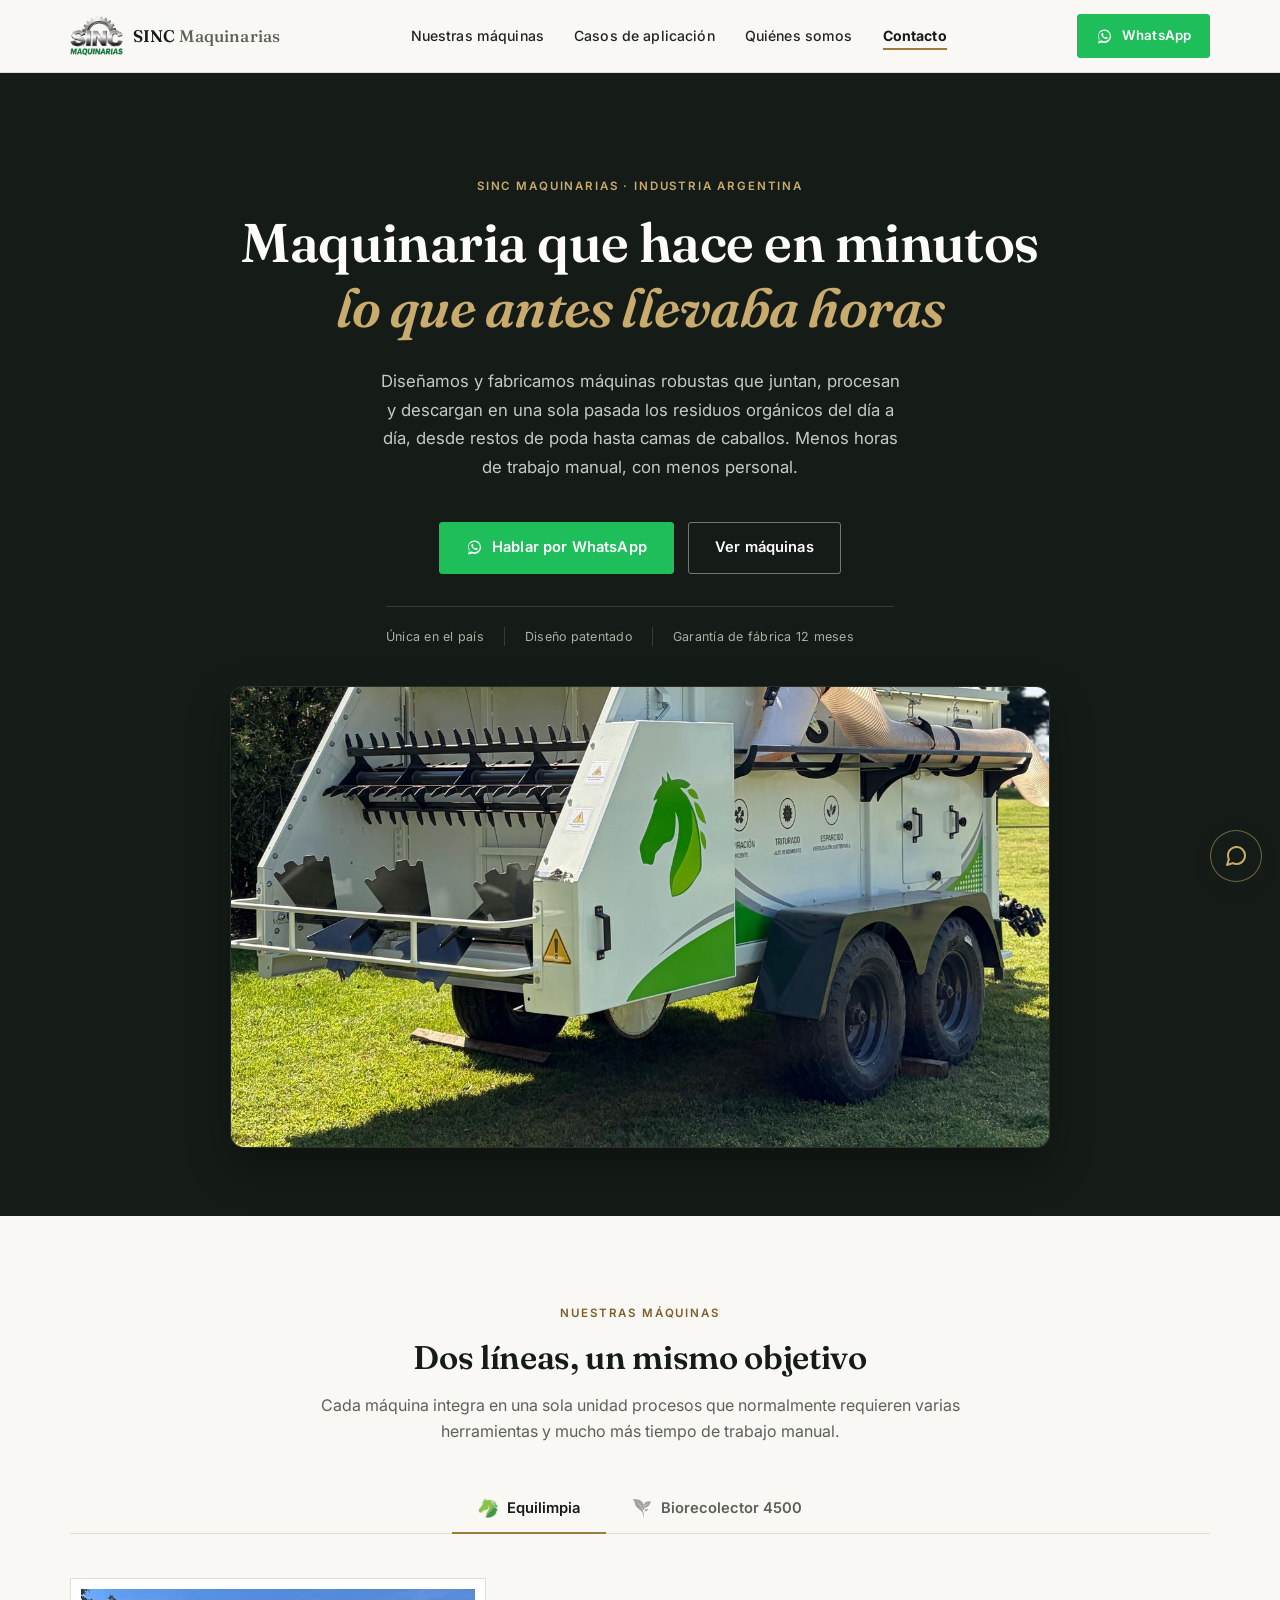
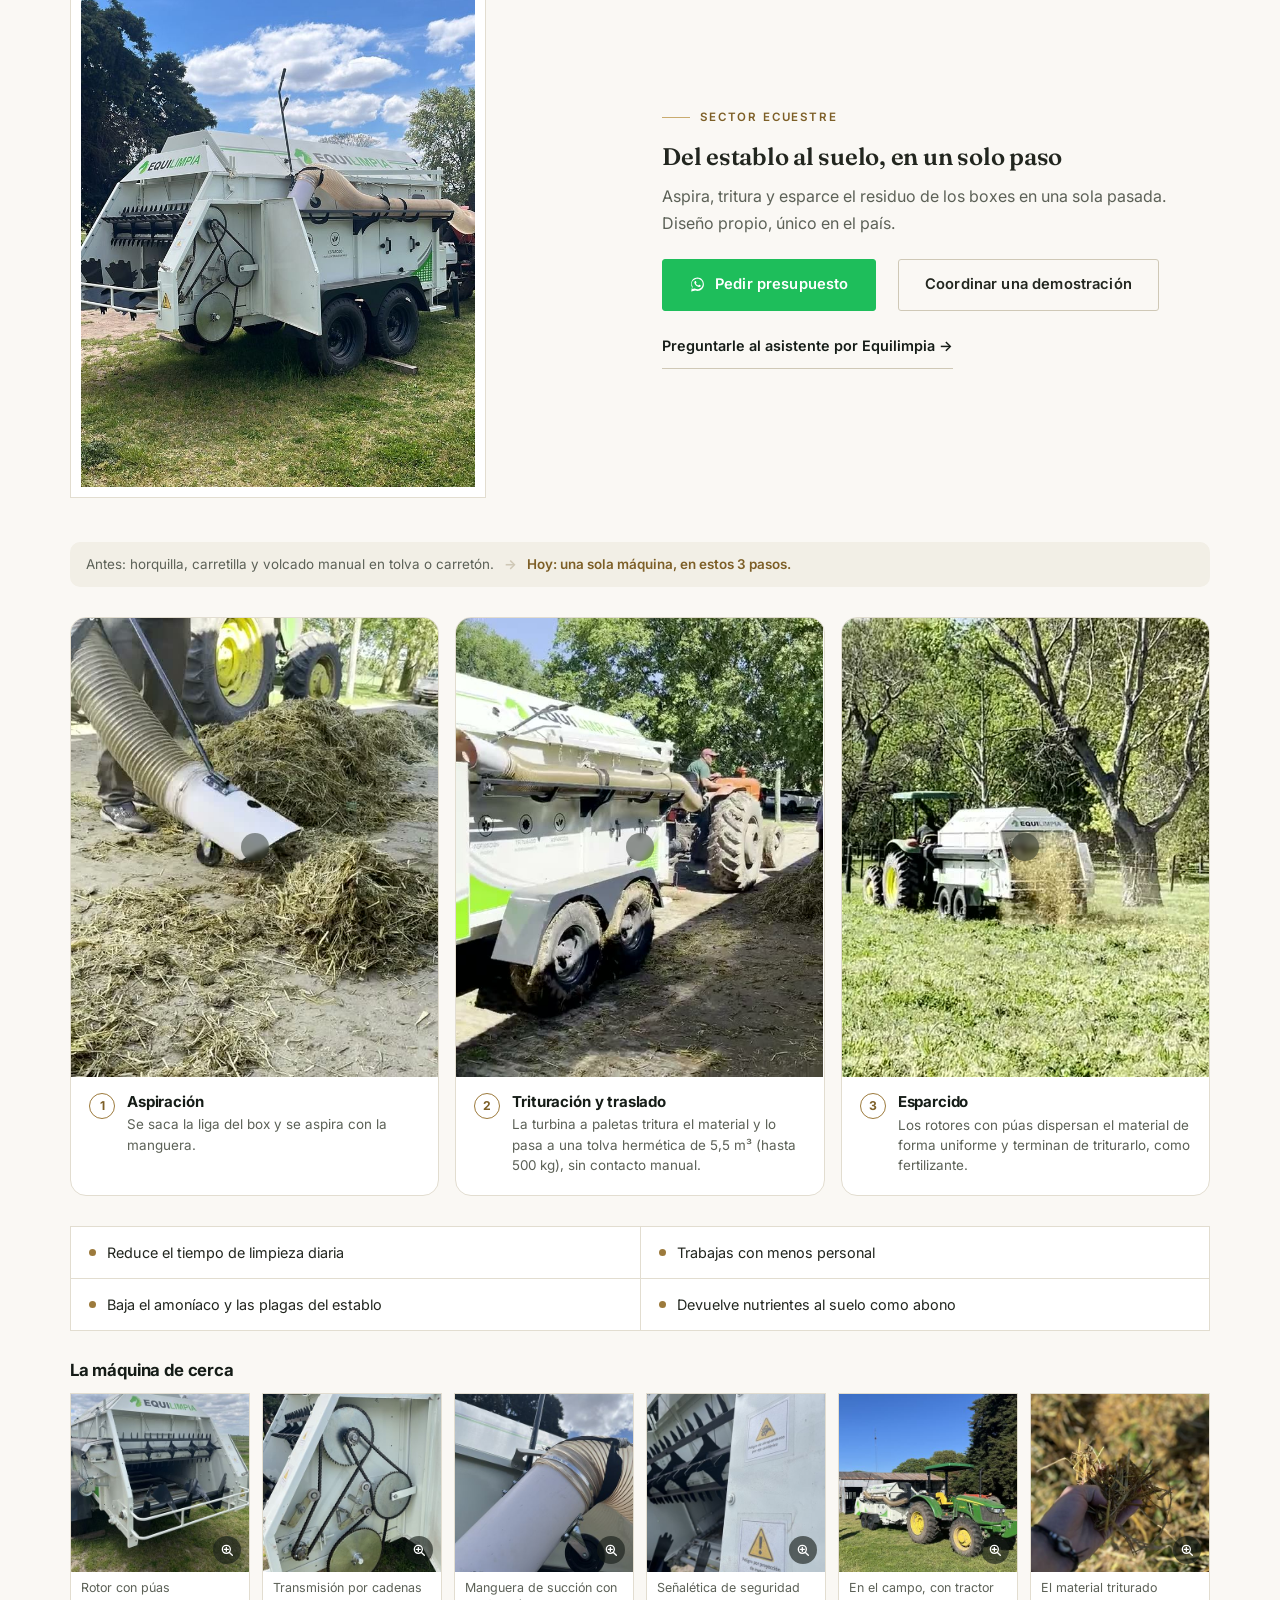
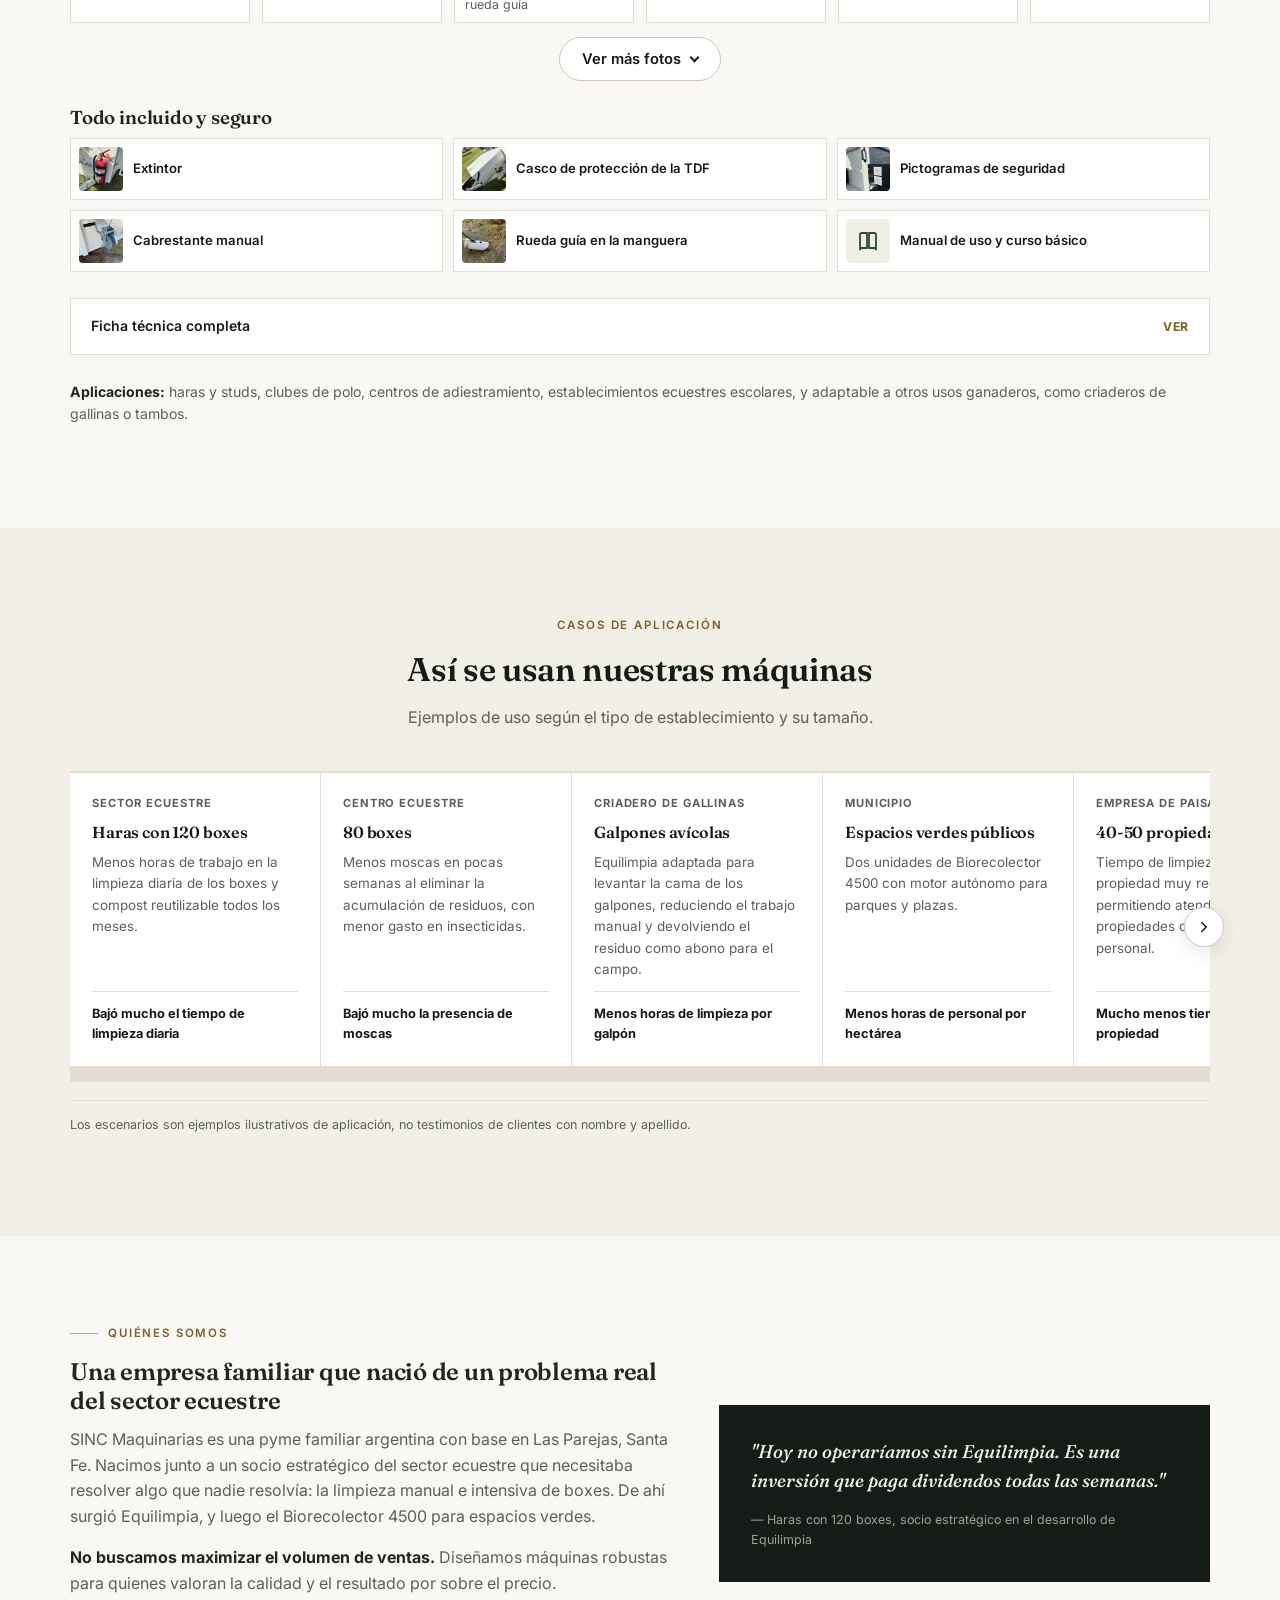
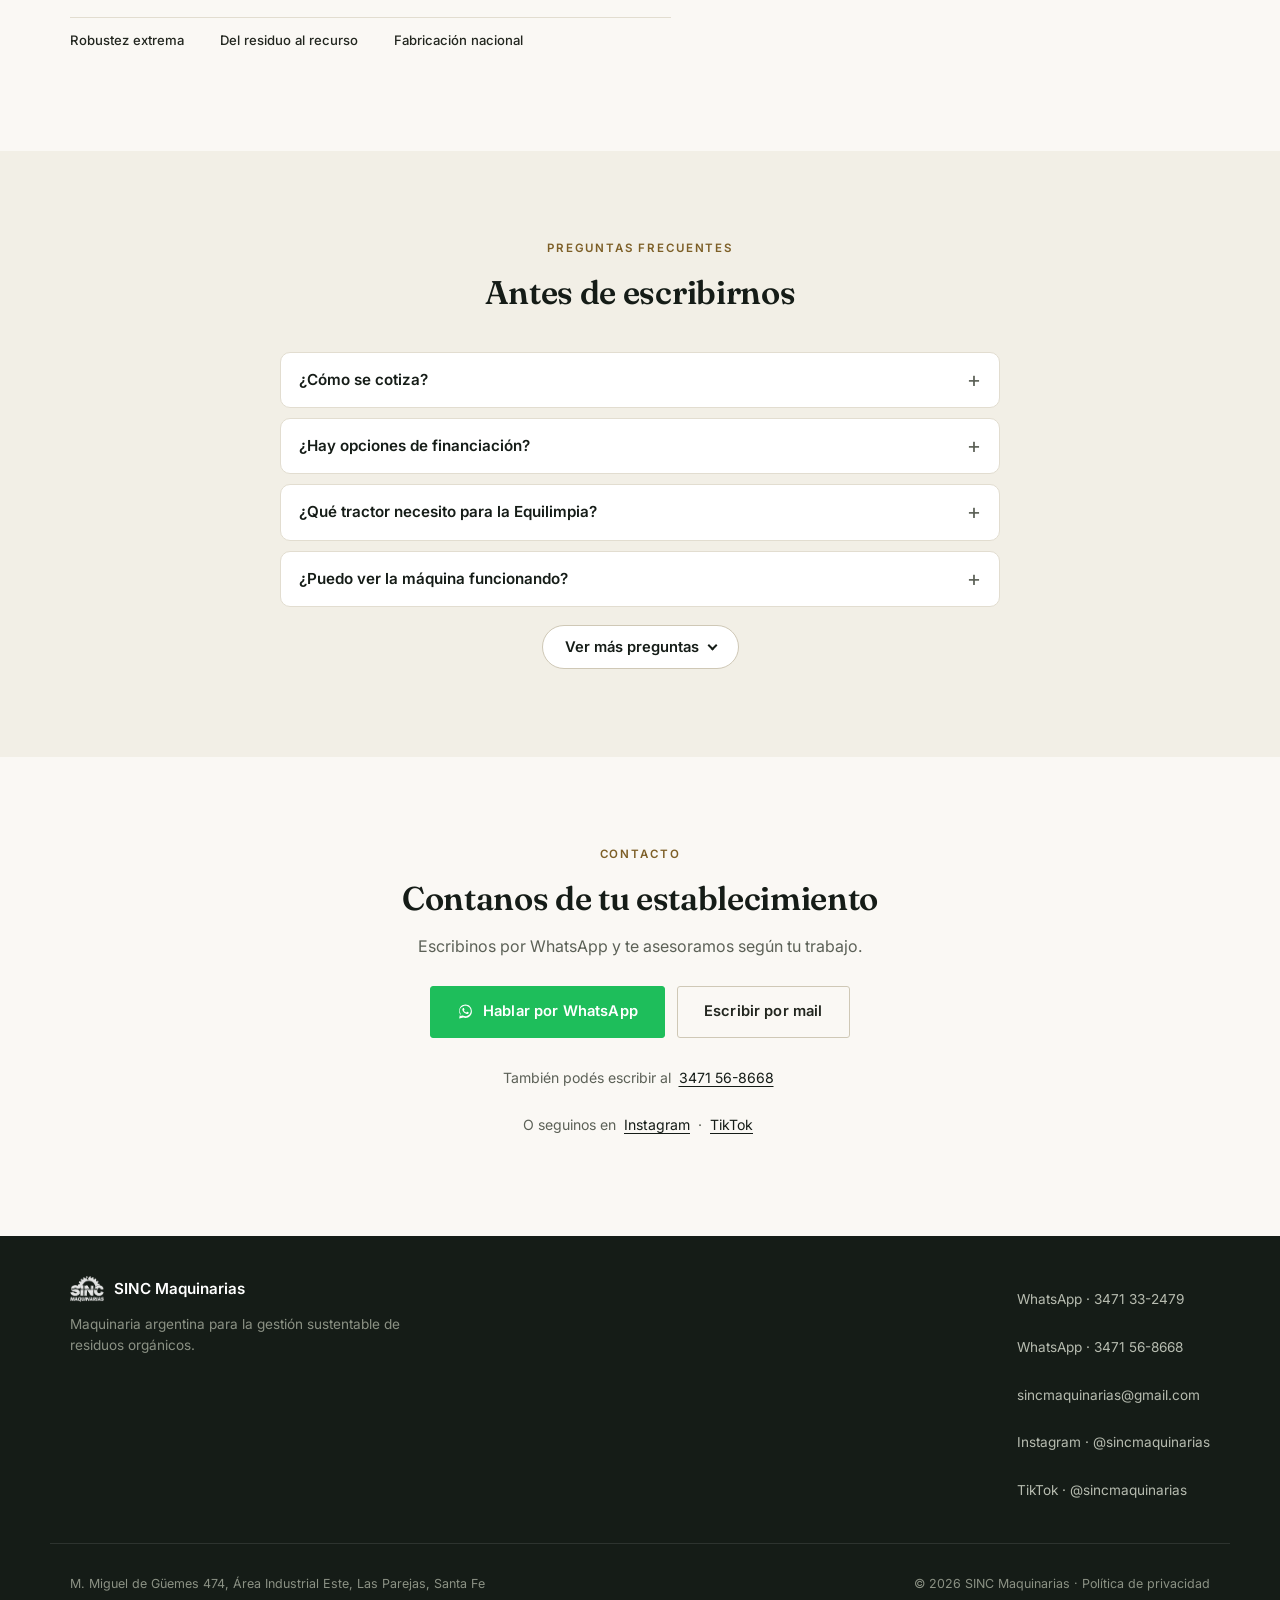
<file: index.html>
<!doctype html>
<html lang="es-AR">
<head>
<meta charset="UTF-8">
<meta name="viewport" content="width=device-width, initial-scale=1">
<title>SINC Maquinarias | Equilimpia y Biorecolector 4500</title>
<meta name="description" content="SINC Maquinarias diseña y fabrica maquinaria agromecánica argentina para la gestión de residuos orgánicos: Equilimpia para haras y studs, Biorecolector 4500 para espacios verdes. Consultá por WhatsApp.">
<link rel="icon" type="image/png" sizes="32x32" href="assets/img/favicon-32.png">
<link rel="icon" type="image/png" sizes="192x192" href="assets/img/favicon-192.png">
<link rel="apple-touch-icon" href="assets/img/apple-touch-icon.png">
<link rel="preconnect" href="https://fonts.googleapis.com">
<link rel="preconnect" href="https://fonts.gstatic.com" crossorigin>
<link href="https://fonts.googleapis.com/css2?family=Fraunces:ital,opsz,wght@0,9..144,500;0,9..144,600;0,9..144,700;1,9..144,500&family=Inter:wght@400;500;600;700;800&display=swap" rel="stylesheet">
<link rel="stylesheet" href="assets/css/styles.css?v=37">

<!-- Open Graph -->
<meta property="og:title" content="SINC Maquinarias — Innovación, Robustez y Sostenibilidad al Servicio del Campo">
<meta property="og:description" content="Fabricante argentino de maquinaria para la gestión sustentable de residuos orgánicos en el sector ecuestre y ambiental.">
<meta property="og:image" content="https://santigiaveno26.github.io/sinc-maquinarias-web/assets/img/og-image-v2.jpg">
<meta property="og:image:width" content="1200">
<meta property="og:image:height" content="630">
<meta property="og:image:alt" content="Equilimpia, la máquina completa. SINC Maquinarias, Las Parejas, Santa Fe.">
<meta property="og:type" content="website">
<meta property="og:url" content="https://santigiaveno26.github.io/sinc-maquinarias-web/">
<meta property="og:locale" content="es_AR">
<meta name="twitter:card" content="summary_large_image">
<meta name="twitter:image" content="https://santigiaveno26.github.io/sinc-maquinarias-web/assets/img/og-image-v2.jpg">
<link rel="canonical" href="https://santigiaveno26.github.io/sinc-maquinarias-web/">
<script type="application/ld+json">
{
  "@context": "https://schema.org",
  "@type": "Organization",
  "name": "SINC Maquinarias",
  "url": "https://santigiaveno26.github.io/sinc-maquinarias-web/",
  "logo": "https://santigiaveno26.github.io/sinc-maquinarias-web/assets/img/favicon-192.png",
  "description": "Fabricante argentino de maquinaria para la gestión de residuos orgánicos: Equilimpia (sector ecuestre) y Biorecolector 4500 (espacios verdes).",
  "email": "sincmaquinarias@gmail.com",
  "telephone": "+54 9 3471 33-2479",
  "sameAs": ["https://instagram.com/sincmaquinarias", "https://www.tiktok.com/@sincmaquinarias"],
  "address": {
    "@type": "PostalAddress",
    "streetAddress": "M. Miguel de Güemes 474, Área Industrial Este",
    "addressLocality": "Las Parejas",
    "addressRegion": "Santa Fe",
    "addressCountry": "AR"
  }
}
</script>
<script type="application/ld+json">
{
  "@context": "https://schema.org",
  "@type": "FAQPage",
  "mainEntity": [
    {"@type": "Question", "name": "¿Cómo se cotiza?", "acceptedAnswer": {"@type": "Answer", "text": "Se cotiza por WhatsApp, según la máquina que quieras. Escribinos con tu consulta y te respondemos de inmediato."}},
    {"@type": "Question", "name": "¿Hay opciones de financiación?", "acceptedAnswer": {"@type": "Answer", "text": "Tenemos distintas formas de pago: cheques a 8 pagos sin recargo o a 12 pagos con recargo, descuentos por pago en efectivo y la opción de leasing. Consultanos por WhatsApp todas las formas de financiamiento disponibles."}},
    {"@type": "Question", "name": "¿Qué tractor necesito para la Equilimpia?", "acceptedAnswer": {"@type": "Answer", "text": "Un tractor de 50 HP o más, con toma de fuerza (TDF) de 540 RPM."}},
    {"@type": "Question", "name": "¿Puedo ver la máquina funcionando?", "acceptedAnswer": {"@type": "Answer", "text": "Sí. Si estás interesado, coordinamos una demostración de la máquina funcionando en tu haras."}},
    {"@type": "Question", "name": "¿A qué zonas entregan?", "acceptedAnswer": {"@type": "Answer", "text": "Hacemos envíos a todo el país. El flete queda a cargo del comprador."}},
    {"@type": "Question", "name": "¿Cómo aprenden mis operarios a usarla?", "acceptedAnswer": {"@type": "Answer", "text": "La compra incluye un curso básico a cargo de nuestros técnicos: dejamos la máquina puesta en marcha en tu establecimiento y te damos recomendaciones de uso. Además, te entregamos un manual de uso."}},
    {"@type": "Question", "name": "¿Tienen garantía y repuestos?", "acceptedAnswer": {"@type": "Answer", "text": "Sí. Garantía de fábrica de 12 meses contra defectos de fabricación, stock permanente de repuestos de desgaste (púas de los rotores, tramos de manguera, rodamientos, entre otros) y soporte técnico."}},
    {"@type": "Question", "name": "¿Qué mantenimiento necesita?", "acceptedAnswer": {"@type": "Answer", "text": "Limpieza básica de la tolva todos los días, limpieza profunda y engrase cada semana, y revisiones periódicas de rodamientos y una revisión general completa con nuestro servicio técnico."}},
    {"@type": "Question", "name": "¿Hay algo que no se pueda aspirar?", "acceptedAnswer": {"@type": "Answer", "text": "No se deben aspirar piedras grandes ni metales: pueden dañar la turbina."}}
  ]
}
</script>
<noscript><style>.faq-more[hidden]{display:block!important}.faq-toggle{display:none}</style></noscript>
</head>
<body>

<svg width="0" height="0" style="position:absolute" aria-hidden="true" focusable="false"><symbol id="ico-wpp" viewBox="0 0 32 32"><path d="M16.02 3C9.4 3 4 8.4 4 15.02c0 2.23.62 4.32 1.7 6.12L4 29l8.05-1.66a12 12 0 0 0 3.97.68h.01c6.62 0 12.02-5.4 12.02-12.02C28.05 8.4 22.65 3 16.02 3Zm0 21.94h-.01a9.9 9.9 0 0 1-5.06-1.39l-.36-.21-4.78.99 1.02-4.66-.24-.38a9.9 9.9 0 0 1-1.52-5.27C5.07 9.53 10.03 4.98 16.02 4.98c2.65 0 5.14 1.03 7.02 2.9a9.86 9.86 0 0 1 2.9 7.14c0 5.5-4.96 9.92-9.92 9.92Zm5.44-7.43c-.3-.15-1.76-.87-2.03-.97-.27-.1-.47-.15-.67.15-.2.3-.77.97-.94 1.17-.17.2-.35.22-.65.07-.3-.15-1.25-.46-2.38-1.47-.88-.78-1.47-1.75-1.65-2.05-.17-.3-.02-.46.13-.61.13-.13.3-.35.45-.52.15-.17.2-.3.3-.5.1-.2.05-.37-.02-.52-.07-.15-.67-1.62-.92-2.22-.24-.58-.49-.5-.67-.51h-.57c-.2 0-.52.07-.79.37-.27.3-1.04 1.02-1.04 2.48 0 1.46 1.06 2.87 1.21 3.07.15.2 2.09 3.2 5.07 4.49.71.31 1.26.49 1.69.62.71.23 1.35.2 1.86.12.57-.08 1.76-.72 2-1.41.25-.7.25-1.29.17-1.41-.07-.13-.27-.2-.57-.35Z"/></symbol></svg>

<a href="#main" class="skip-link">Saltar al contenido</a>

<header class="site-header" id="siteHeader">
  <div class="container nav">
    <a href="#top" class="brand">
      <img src="assets/img/sinc_logo.png" alt="" width="300" height="228">
      <span>SINC <em>Maquinarias</em></span>
    </a>
    <button class="nav-toggle" aria-label="Abrir menú" aria-expanded="false" id="navToggle">☰</button>
    <ul class="nav-links" id="navLinks">
      <li><a href="#productos">Nuestras máquinas</a></li>
      <li><a href="#casos">Casos de aplicación</a></li>
      <li><a href="#quienes-somos">Quiénes somos</a></li>
      <li><a href="#contacto">Contacto</a></li>
    </ul>
    <div class="nav-cta">
      <a href="https://wa.me/5493471332479?text=Hola%20SINC%20Maquinarias%2C%20quiero%20consultar%20por%20sus%20m%C3%A1quinas" target="_blank" rel="noopener" class="btn btn-wpp btn-sm" aria-label="Hablar por WhatsApp"><svg width="17" height="17" fill="currentColor" aria-hidden="true" focusable="false"><use href="#ico-wpp"/></svg><span class="btn-label" data-key="nav.boton_whatsapp">WhatsApp</span></a>
    </div>
  </div>
</header>

<main id="main">

  <!-- HERO -->
  <section class="hero hero-plain" id="top">
    <img class="hero-bg" src="assets/img/hero-g-celular.jpg" alt="" width="1000" height="1334" fetchpriority="high" aria-hidden="true">
    <div class="container hero-plain-inner">
      <div class="eyebrow" data-key="hero.eyebrow">SINC Maquinarias · Industria argentina</div>
      <h1><span data-key="hero.titulo_1">Maquinaria que hace en minutos</span><br><span class="accent" data-key="hero.titulo_2">lo que antes llevaba horas</span></h1>
      <p class="lead"><span data-key="hero.lead">Diseñamos y fabricamos máquinas robustas que juntan, procesan y descargan en una sola pasada los residuos orgánicos del día a día, desde restos de poda hasta camas de caballos.</span> <span class="lead-extra" data-key="hero.lead_extra">Menos horas de trabajo manual, con menos personal.</span></p>
      <div class="hero-cta">
        <a href="https://wa.me/5493471332479?text=Hola%20SINC%20Maquinarias%2C%20quiero%20consultar%20por%20sus%20m%C3%A1quinas" target="_blank" rel="noopener" class="btn btn-wpp">
          <svg width="17" height="17" fill="currentColor" aria-hidden="true" focusable="false"><use href="#ico-wpp"/></svg>
          <span data-key="hero.boton_whatsapp_texto">Hablar por WhatsApp</span>
        </a>
        <a href="#productos" class="btn btn-outline" data-key="hero.boton_secundario">Ver máquinas</a>
      </div>
      <div class="trust-list">
        <div class="trust-item" data-key="hero.trust_1">Única en el país</div>
        <div class="trust-item" data-key="hero.trust_2">Fabricación nacional</div>
        <div class="trust-item" data-key="hero.trust_3">Garantía de fábrica 12 meses</div>
      </div>
      <figure class="hero-media">
        <img src="assets/img/hero-g-escritorio.jpg" alt="Equilimpia vista desde atrás, con el caballo del logo, los rotores y la manguera de succión" width="1280" height="720" fetchpriority="high">
      </figure>
    </div>
  </section>

  <!-- PRODUCTOS -->
  <section id="productos">
    <div class="container">
      <div class="section-head center">
        <div class="eyebrow" data-key="productos_intro.eyebrow">Nuestras máquinas</div>
        <h2 data-key="productos_intro.titulo">Dos líneas, un mismo objetivo</h2>
        <p data-key="productos_intro.lead">Cada máquina integra en una sola unidad procesos que normalmente requieren varias herramientas y mucho más tiempo de trabajo manual.</p>
      </div>

      <div class="tabs-nav" role="tablist">
        <button class="tab-btn" role="tab" aria-selected="true" aria-controls="tab-equilimpia" id="btn-equilimpia" data-tab="equilimpia">
          <img src="assets/img/equilimpia_icon.png" alt="" width="20" height="20">
          <span data-key="equilimpia.tab">Equilimpia</span>
        </button>
        <button class="tab-btn bio" role="tab" aria-selected="false" aria-controls="tab-biorecolector" id="btn-biorecolector" data-tab="biorecolector">
          <img src="assets/img/biorecolector_icon.png" alt="" width="20" height="20">
          <span data-key="biorecolector.tab">Biorecolector 4500</span>
        </button>
      </div>

      <!-- TAB EQUILIMPIA -->
      <div class="tab-panel" id="tab-equilimpia" role="tabpanel" aria-labelledby="btn-equilimpia" tabindex="-1">
        <div class="prod-hero">
          <div class="prod-hero-media">
            <img src="assets/img/equilimpia_maquina.jpg?v=29" alt="Equilimpia, la máquina completa con su manguera de succión" width="720" height="900" loading="lazy">
          </div>
          <div class="prod-hero-copy">
            <div class="eyebrow" data-key="equilimpia.eyebrow">Sector ecuestre</div>
            <h2 data-key="equilimpia.titulo">Del establo al suelo, en un solo paso</h2>
            <p class="tagline" data-key="equilimpia.tagline">Aspira, tritura y esparce el residuo de los boxes en una sola pasada. Diseño propio, único en el país.</p>
            <div class="actions">
              <a href="https://wa.me/5493471332479?text=Hola%20SINC%20Maquinarias%2C%20quiero%20pedir%20presupuesto%20por%20la%20Equilimpia" target="_blank" rel="noopener" class="btn btn-wpp"><svg width="17" height="17" fill="currentColor" aria-hidden="true" focusable="false"><use href="#ico-wpp"/></svg><span data-key="equilimpia.boton_presupuesto">Pedir presupuesto</span></a>
              <a href="https://wa.me/5493471332479?text=Hola%20SINC%20Maquinarias%2C%20quiero%20coordinar%20una%20demostraci%C3%B3n%20de%20la%20Equilimpia" target="_blank" rel="noopener" class="btn btn-outline-dark" data-key="equilimpia.boton_demo">Coordinar una demostración</a>
              <button type="button" class="link-arrow js-open-chat" data-key="equilimpia.boton_consultar">Preguntarle al asistente por Equilimpia →</button>
            </div>
          </div>
        </div>

        <p class="antes-ahora"><span class="antes" data-key="equilimpia.antes">Antes: horquilla, carretilla y volcado manual en tolva o carretón.</span><span class="flecha">→</span><span class="ahora" data-key="equilimpia.ahora">Hoy: una sola máquina, en estos 3 pasos.</span></p>

        <div class="steps-row">
          <div class="step-chip">
            <div class="step-media" aria-hidden="true"><video muted loop playsinline preload="none" poster="assets/img/poster-equilimpia-paso1.jpg"><source src="assets/video/equilimpia-paso1.mp4?v=25" type="video/mp4"></video><span class="step-play-icon"><svg viewBox="0 0 24 24" fill="currentColor"><path d="M8 5v14l11-7z"/></svg></span></div>
            <div class="step-body"><div class="num">1</div><div><h3 data-key="equilimpia.paso1_titulo">Aspiración</h3><p data-key="equilimpia.paso1_texto">Se saca la liga del box y se aspira con la manguera.</p></div></div>
          </div>
          <div class="step-chip">
            <div class="step-media" aria-hidden="true"><video muted loop playsinline preload="none" poster="assets/img/poster-equilimpia-paso2-v3.jpg"><source src="assets/video/equilimpia-paso2-v3.mp4" type="video/mp4"></video><span class="step-play-icon"><svg viewBox="0 0 24 24" fill="currentColor"><path d="M8 5v14l11-7z"/></svg></span></div>
            <div class="step-body"><div class="num">2</div><div><h3 data-key="equilimpia.paso2_titulo">Trituración y traslado</h3><p data-key="equilimpia.paso2_texto">La turbina a paletas tritura el material y lo pasa a una tolva hermética de 5,5 m³ (hasta 500 kg), sin contacto manual.</p></div></div>
          </div>
          <div class="step-chip">
            <div class="step-media" aria-hidden="true"><video muted loop playsinline preload="none" poster="assets/img/poster-equilimpia-paso3.jpg"><source src="assets/video/equilimpia-paso3.mp4?v=25" type="video/mp4"></video><span class="step-play-icon"><svg viewBox="0 0 24 24" fill="currentColor"><path d="M8 5v14l11-7z"/></svg></span></div>
            <div class="step-body"><div class="num">3</div><div><h3 data-key="equilimpia.paso3_titulo">Esparcido</h3><p data-key="equilimpia.paso3_texto">Los rotores con púas dispersan el material de forma uniforme y terminan de triturarlo, como fertilizante.</p></div></div>
          </div>
        </div>

        <ul class="benef-list">
          <li data-key="equilimpia.benef1">Reduce el tiempo de limpieza diaria</li>
          <li data-key="equilimpia.benef2">Se puede usar con menos personal</li>
          <li data-key="equilimpia.benef3">Baja el amoníaco y las plagas del establo</li>
          <li data-key="equilimpia.benef4">Devuelve nutrientes al suelo como abono</li>
        </ul>


        <div class="galeria-eq">
          <h3 data-key="equilimpia.galeria_titulo">La máquina de cerca</h3>
          <div class="galeria-grid">
            <figure><button type="button" class="galeria-btn" data-full="assets/img/galeria-full-rotor.jpg" aria-label="Ver foto ampliada"><img src="assets/img/galeria-rotor.jpg" alt="Rotor con púas de la Equilimpia" width="440" height="440" loading="lazy"></button><figcaption data-key="equilimpia.galeria_1">Rotor con púas</figcaption></figure>
            <figure><button type="button" class="galeria-btn" data-full="assets/img/galeria-full-cadenas.jpg" aria-label="Ver foto ampliada"><img src="assets/img/galeria-cadenas.jpg" alt="Cadenas y engranajes de transmisión de la Equilimpia" width="440" height="440" loading="lazy"></button><figcaption data-key="equilimpia.galeria_2">Transmisión por cadenas</figcaption></figure>
            <figure><button type="button" class="galeria-btn" data-full="assets/img/galeria-full-manguera.jpg" aria-label="Ver foto ampliada"><img src="assets/img/galeria-manguera.jpg" alt="Manguera de succión con rueda guía" width="440" height="440" loading="lazy"></button><figcaption data-key="equilimpia.galeria_3">Manguera de succión con rueda guía</figcaption></figure>
            <figure><button type="button" class="galeria-btn" data-full="assets/img/galeria-full-seguridad.jpg" aria-label="Ver foto ampliada"><img src="assets/img/galeria-seguridad.jpg" alt="Señalética de seguridad en la Equilimpia" width="440" height="440" loading="lazy"></button><figcaption data-key="equilimpia.galeria_4">Señalética de seguridad</figcaption></figure>
            <figure><button type="button" class="galeria-btn" data-full="assets/img/galeria-full-campo.jpg" aria-label="Ver foto ampliada"><img src="assets/img/galeria-campo.jpg" alt="Equilimpia enganchada a un tractor en el campo" width="440" height="440" loading="lazy"></button><figcaption data-key="equilimpia.galeria_5">En el campo, con tractor</figcaption></figure>
            <figure><button type="button" class="galeria-btn" data-full="assets/img/galeria-full-material.jpg" aria-label="Ver foto ampliada"><img src="assets/img/galeria-material.jpg" alt="Material triturado, resultado del proceso" width="440" height="440" loading="lazy"></button><figcaption data-key="equilimpia.galeria_6">El material triturado</figcaption></figure>
          </div>
          <div class="galeria-grid galeria-more" id="galeriaMore" hidden>
            <figure><button type="button" class="galeria-btn" data-full="assets/img/galeria-full-compuerta.jpg" aria-label="Ver foto ampliada"><img src="assets/img/galeria-compuerta.jpg" alt="Vista trasera de la Equilimpia con los rotores a la vista" width="440" height="440" loading="lazy"></button><figcaption data-key="equilimpia.galeria_7">Vista trasera con los rotores</figcaption></figure>
            <figure><button type="button" class="galeria-btn" data-full="assets/img/galeria-full-cabrestante.jpg" aria-label="Ver foto ampliada"><img src="assets/img/galeria-cabrestante.jpg" alt="Cabrestante manual de la Equilimpia" width="440" height="440" loading="lazy"></button><figcaption data-key="equilimpia.galeria_8">Cabrestante manual</figcaption></figure>
            <figure><button type="button" class="galeria-btn" data-full="assets/img/galeria-full-rueda-guia.jpg" aria-label="Ver foto ampliada"><img src="assets/img/galeria-rueda-guia.jpg" alt="Boquilla de la manguera con su rueda guía sobre la cama del box" width="440" height="440" loading="lazy"></button><figcaption data-key="equilimpia.galeria_9">Boquilla con rueda guía</figcaption></figure>
            <figure><button type="button" class="galeria-btn" data-full="assets/img/galeria-full-cubiertas.jpg" aria-label="Ver foto ampliada"><img src="assets/img/galeria-cubiertas.jpg" alt="Cubiertas de alta flotación de la Equilimpia sobre terreno blando" width="440" height="440" loading="lazy"></button><figcaption data-key="equilimpia.galeria_10">Cubiertas de alta flotación</figcaption></figure>
            <figure><button type="button" class="galeria-btn" data-full="assets/img/galeria-full-lubricar.jpg" aria-label="Ver foto ampliada"><img src="assets/img/galeria-lubricar.jpg" alt="Calco que indica lubricar los acoples antes y después de trabajar" width="440" height="440" loading="lazy"></button><figcaption data-key="equilimpia.galeria_11">Calco de lubricación</figcaption></figure>
            <figure><button type="button" class="galeria-btn" data-full="assets/img/galeria-full-pie-apoyo.jpg" aria-label="Ver foto ampliada"><img src="assets/img/galeria-pie-apoyo.jpg" alt="Pie de apoyo de la lanza con manivela" width="440" height="440" loading="lazy"></button><figcaption data-key="equilimpia.galeria_12">Pie de apoyo con manivela</figcaption></figure>
          </div>
          <button type="button" class="faq-toggle galeria-toggle" id="galeriaToggle" aria-expanded="false" aria-controls="galeriaMore"><span data-key="equilimpia.galeria_mas">Ver más fotos</span></button>
        </div>

        <div class="incluido">
          <h3 data-key="equilimpia.incluido_titulo">Todo incluido y seguro</h3>
          <ul class="incluido-grid">
            <li><img src="assets/img/inc-extintor.jpg" alt="" width="88" height="88" loading="lazy"><span data-key="equilimpia.incluido_1">Extintor</span></li>
            <li><img src="assets/img/inc-casco-tdf.jpg" alt="" width="88" height="88" loading="lazy"><span data-key="equilimpia.incluido_2">Casco de protección de la TDF</span></li>
            <li><img src="assets/img/inc-pictogramas.jpg" alt="" width="88" height="88" loading="lazy"><span data-key="equilimpia.incluido_3">Pictogramas de seguridad</span></li>
            <li><img src="assets/img/inc-cabrestante.jpg" alt="" width="88" height="88" loading="lazy"><span data-key="equilimpia.incluido_4">Cabrestante manual</span></li>
            <li><img src="assets/img/inc-rueda-guia.jpg" alt="" width="88" height="88" loading="lazy"><span data-key="equilimpia.incluido_5">Rueda guía en la manguera</span></li>
            <li><span class="inc-ico" aria-hidden="true"><svg viewBox="0 0 24 24" fill="none" stroke="currentColor" stroke-width="1.8" stroke-linecap="round" stroke-linejoin="round"><path d="M4 5.5A1.5 1.5 0 0 1 5.5 4H11v15H5.5A1.5 1.5 0 0 0 4 20.5v-15ZM20 5.5A1.5 1.5 0 0 0 18.5 4H13v15h5.5a1.5 1.5 0 0 1 1.5 1.5v-15Z"/></svg></span><span data-key="equilimpia.incluido_6">Manual de uso y curso básico</span></li>
          </ul>
        </div>

        <details class="specs-details">
          <summary>Ficha técnica completa</summary>
          <div class="specs">
            <div><b data-key="equilimpia.spec1_label">Capacidad de tolva</b><span data-key="equilimpia.spec1_valor">5,5 m³ / hasta 500 kg</span></div>
            <div><b data-key="equilimpia.spec2_label">Tractor requerido</b><span data-key="equilimpia.spec2_valor">desde 50 HP, TDF 540 RPM</span></div>
            <div><b data-key="equilimpia.spec3_label">Manguera de succión</b><span data-key="equilimpia.spec3_valor">200 mm (8") reforzada</span></div>
            <div><b data-key="equilimpia.spec4_label">Dimensiones</b><span data-key="equilimpia.spec4_valor">6007 × 2316 × 2453 mm</span></div>
            <div><b data-key="equilimpia.spec5_label">Peso en vacío</b><span data-key="equilimpia.spec5_valor">1650 kg</span></div>
            <div><b data-key="equilimpia.spec6_label">Neumáticos</b><span data-key="equilimpia.spec6_valor">cubiertas de alta flotación 11L-15, 12 telas, rodaje balancín</span></div>
            <div><b data-key="equilimpia.spec7_label">Protección</b><span data-key="equilimpia.spec7_valor">doble anticorrosiva epoxi + poliuretánico</span></div>
            <div><b data-key="equilimpia.spec8_label">Garantía</b><span data-key="equilimpia.spec8_valor">12 meses de fábrica</span></div>
          </div>
        </details>

        <p class="aplicaciones-line"><b>Aplicaciones:</b> <span data-key="equilimpia.aplicaciones">haras y studs, clubes de polo, centros de adiestramiento, establecimientos ecuestres escolares, y adaptable a otros usos ganaderos, como criaderos de gallinas o tambos.</span></p>

      </div>

      <!-- TAB BIORECOLECTOR -->
      <div class="tab-panel bio" id="tab-biorecolector" role="tabpanel" aria-labelledby="btn-biorecolector" tabindex="-1" hidden>
        <div class="prod-hero">
          <div class="prod-hero-media">
            <img src="assets/img/biorecolector_maquina.jpg" alt="Biorecolector 4500 trabajando en campo" width="720" height="720" loading="lazy">
          </div>
          <div class="prod-hero-copy">
            <div class="eyebrow azul" data-key="biorecolector.eyebrow">Espacios verdes y municipios</div>
            <h2 data-key="biorecolector.titulo">Recicla tu entorno, cultiva tu futuro</h2>
            <p class="tagline" data-key="biorecolector.tagline">Aspira, compacta y guarda hojas y restos de poda en una sola máquina. Anda con motor propio, enganchada a un tractor.</p>
            <div class="actions">
              <a href="https://wa.me/5493471332479?text=Hola%20SINC%20Maquinarias%2C%20quiero%20consultar%20por%20el%20Biorecolector%204500" target="_blank" rel="noopener" class="btn btn-wpp"><svg width="17" height="17" fill="currentColor" aria-hidden="true" focusable="false"><use href="#ico-wpp"/></svg><span data-key="biorecolector.boton_presupuesto">Consultar por WhatsApp</span></a>
              <button type="button" class="link-arrow azul js-open-chat" data-key="biorecolector.boton_consultar">Preguntarle al asistente por el Biorecolector 4500 →</button>
            </div>
          </div>
        </div>

        <div class="proximamente">
          <div class="proximamente-badge" data-key="biorecolector.proximamente_badge">Próximamente</div>
          <h3 data-key="biorecolector.proximamente_titulo">Estamos terminando el Biorecolector 4500</h3>
          <p data-key="biorecolector.proximamente_texto">Muy pronto vas a encontrar acá cómo funciona, sus beneficios y la ficha técnica completa.</p>
          <a href="https://wa.me/5493471332479?text=Hola%20SINC%20Maquinarias%2C%20quiero%20que%20me%20avisen%20cuando%20est%C3%A9%20disponible%20el%20Biorecolector%204500" target="_blank" rel="noopener" class="btn btn-outline-dark btn-sm proximamente-aviso" data-key="biorecolector.boton_aviso">Avisame cuando salga</a>
        </div>

        <!-- EN PAUSA mientras el Biorecolector esta en prototipo (sin videos ni ficha reales).
             Para restaurar la seccion: reemplazar el bloque "proximamente" de arriba por este contenido.
        <p class="antes-ahora"><span class="antes" data-key="biorecolector.antes">Antes: rastrillo, bolsas y carretilla hasta el carretón o camión.</span><span class="flecha">→</span><span class="ahora" data-key="biorecolector.ahora">Hoy: una sola máquina, en estos 3 pasos.</span></p>

        <div class="steps-row">
          <div class="step-chip">
            <div class="step-media" aria-hidden="true"><video muted loop playsinline preload="none" data-poster="assets/img/poster-biorecolector-aspiracion.jpg"><source src="assets/video/biorecolector-aspiracion.mp4" type="video/mp4"></video><span class="step-play-icon"><svg viewBox="0 0 24 24" fill="currentColor"><path d="M8 5v14l11-7z"/></svg></span></div>
            <div class="step-body"><div class="num">1</div><div><h3 data-key="biorecolector.paso1_titulo">Recolección</h3><p data-key="biorecolector.paso1_texto">Turbina con manguera de 4-5" y caudal de aire de 1000-1500 m³/hora.</p></div></div>
          </div>
          <div class="step-chip">
            <div class="step-media" aria-hidden="true"><video muted loop playsinline preload="none" data-poster="assets/img/poster-biorecolector-tractor.jpg"><source src="assets/video/biorecolector-tractor.mp4" type="video/mp4"></video><span class="step-play-icon"><svg viewBox="0 0 24 24" fill="currentColor"><path d="M8 5v14l11-7z"/></svg></span></div>
            <div class="step-body"><div class="num">2</div><div><h3 data-key="biorecolector.paso2_titulo">Compactación</h3><p data-key="biorecolector.paso2_texto">Rodillo interno que reduce el volumen de 5 a 7 veces en una tolva de 450-550 L.</p></div></div>
          </div>
          <div class="step-chip">
            <div class="step-media" aria-hidden="true"><video muted loop playsinline preload="none" data-poster="assets/img/poster-biorecolector-descarga.jpg"><source src="assets/video/biorecolector-descarga.mp4" type="video/mp4"></video><span class="step-play-icon"><svg viewBox="0 0 24 24" fill="currentColor"><path d="M8 5v14l11-7z"/></svg></span></div>
            <div class="step-body"><div class="num">3</div><div><h3 data-key="biorecolector.paso3_titulo">Descarga</h3><p data-key="biorecolector.paso3_texto">Compuerta de apertura hidráulica que descarga el material triturado, listo para compostar.</p></div></div>
          </div>
        </div>

        <ul class="benef-list bio">
          <li data-key="biorecolector.benef1">Reduce el tiempo de limpieza</li>
          <li data-key="biorecolector.benef2">Se puede usar con menos personal</li>
          <li data-key="biorecolector.benef3">Reduce mucho el volumen del residuo</li>
          <li data-key="biorecolector.benef4">Deja el material listo para compostar</li>
        </ul>

        <details class="specs-details">
          <summary>Ficha técnica completa</summary>
          <div class="specs">
            <div><b data-key="biorecolector.spec1_label">Dimensiones</b><span data-key="biorecolector.spec1_valor">2500 × 1800 × 1600 mm</span></div>
            <div><b data-key="biorecolector.spec2_label">Peso en vacío</b><span data-key="biorecolector.spec2_valor">800-900 kg</span></div>
            <div><b data-key="biorecolector.spec3_label">Tolva</b><span data-key="biorecolector.spec3_valor">450-550 L, acero galvanizado + epoxi</span></div>
            <div><b data-key="biorecolector.spec4_label">Motor autónomo</b><span data-key="biorecolector.spec4_valor">13-18 HP</span></div>
            <div><b data-key="biorecolector.spec5_label">Garantía</b><span data-key="biorecolector.spec5_valor">12 meses de fábrica</span></div>
          </div>
        </details>

        <p class="aplicaciones-line"><b>Aplicaciones:</b> <span data-key="biorecolector.aplicaciones">municipios y espacios verdes públicos, empresas de paisajismo, parques y clubes privados, viveros e instituciones (escuelas, hospitales, universidades).</span></p>
        FIN DE LA SECCION EN PAUSA -->


      </div>
    </div>
  </section>

  <!-- CASOS DE APLICACION -->
  <section class="bg-soft" id="casos">
    <div class="container">
      <div class="section-head center">
        <div class="eyebrow" data-key="casos.eyebrow">Casos de aplicación</div>
        <h2 data-key="casos.titulo">Así se usan nuestras máquinas</h2>
        <p data-key="casos.lead">Ejemplos de uso según el tipo de establecimiento y su tamaño.</p>
      </div>
      <div class="casos-carousel-wrap">
        <button class="carousel-arrow prev" id="casosPrev" aria-label="Ver casos anteriores" disabled>
          <svg viewBox="0 0 24 24" fill="none" stroke="currentColor" stroke-width="2" stroke-linecap="round" stroke-linejoin="round"><path d="M15 18l-6-6 6-6"/></svg>
        </button>
        <div class="casos-carousel" id="casosCarousel">
          <div class="caso-card">
            <span class="sector" data-key="casos.caso1_sector">Sector ecuestre</span>
            <h3 data-key="casos.caso1_titulo">Haras con 120 boxes</h3>
            <p data-key="casos.caso1_texto">Menos horas de trabajo en la limpieza diaria de los boxes y compost reutilizable todos los meses.</p>
            <div class="resultado" data-key="casos.caso1_resultado">Bajó mucho el tiempo de limpieza diaria</div>
          </div>
          <div class="caso-card">
            <span class="sector" data-key="casos.caso2_sector">Centro ecuestre</span>
            <h3 data-key="casos.caso2_titulo">80 boxes</h3>
            <p data-key="casos.caso2_texto">Menos moscas en pocas semanas al eliminar la acumulación de residuos, con menor gasto en insecticidas.</p>
            <div class="resultado" data-key="casos.caso2_resultado">Bajó mucho la presencia de moscas</div>
          </div>
          <div class="caso-card">
            <span class="sector" data-key="casos.caso3_sector">Criadero de gallinas</span>
            <h3 data-key="casos.caso3_titulo">Galpones avícolas</h3>
            <p data-key="casos.caso3_texto">Equilimpia adaptada para levantar la cama de los galpones, reduciendo el trabajo manual y devolviendo el residuo como abono para el campo.</p>
            <div class="resultado" data-key="casos.caso3_resultado">Menos horas de limpieza por galpón</div>
          </div>
          <div class="caso-card">
            <span class="sector" data-key="casos.caso4_sector">Municipio</span>
            <h3 data-key="casos.caso4_titulo">Espacios verdes públicos</h3>
            <p data-key="casos.caso4_texto">Dos unidades de Biorecolector 4500 con motor autónomo para parques y plazas.</p>
            <div class="resultado" data-key="casos.caso4_resultado">Menos horas de personal por hectárea</div>
          </div>
          <div class="caso-card">
            <span class="sector" data-key="casos.caso5_sector">Empresa de paisajismo</span>
            <h3 data-key="casos.caso5_titulo">40-50 propiedades</h3>
            <p data-key="casos.caso5_texto">Tiempo de limpieza por propiedad muy reducido, permitiendo atender más propiedades con el mismo personal.</p>
            <div class="resultado" data-key="casos.caso5_resultado">Mucho menos tiempo por propiedad</div>
          </div>
          <div class="caso-card">
            <span class="sector" data-key="casos.caso6_sector">Vivero comercial</span>
            <h3 data-key="casos.caso6_titulo">Procesamiento en tiempo real</h3>
            <p data-key="casos.caso6_texto">Se libera espacio de acopio y se acelera el compostaje al procesar el residuo en el momento.</p>
            <div class="resultado" data-key="casos.caso6_resultado">Libera espacio de acopio</div>
          </div>
        </div>
        <button class="carousel-arrow next" id="casosNext" aria-label="Ver más casos">
          <svg viewBox="0 0 24 24" fill="none" stroke="currentColor" stroke-width="2" stroke-linecap="round" stroke-linejoin="round"><path d="M9 18l6-6-6-6"/></svg>
        </button>
      </div>
      <p class="nota-disclaimer" data-key="casos.disclaimer">Los escenarios son ejemplos ilustrativos de aplicación, no testimonios de clientes con nombre y apellido.</p>
    </div>
  </section>

  <!-- QUIENES SOMOS -->
  <section id="quienes-somos">
    <div class="container about-compact">
      <div>
        <div class="eyebrow" data-key="about.eyebrow">Quiénes somos</div>
        <h2 data-key="about.titulo">Una empresa familiar que nació de un problema real del sector ecuestre</h2>
        <p data-key="about.parrafo1">SINC Maquinarias es una pyme familiar argentina con base en Las Parejas, Santa Fe. Nacimos junto a un socio estratégico del sector ecuestre que necesitaba resolver algo que nadie resolvía: la limpieza manual e intensiva de boxes. De ahí surgió Equilimpia, y luego el Biorecolector 4500 para espacios verdes.</p>
        <p><b data-key="about.parrafo2_negrita">No buscamos maximizar el volumen de ventas.</b> <span data-key="about.parrafo2_resto">Diseñamos máquinas robustas para quienes valoran la calidad y el resultado por sobre el precio.</span></p>
        <div class="valores-inline">
          <div class="valor-chip" data-key="about.valor1">Robustez extrema</div>
          <div class="valor-chip" data-key="about.valor2">Del residuo al recurso</div>
          <div class="valor-chip" data-key="about.valor4">Fabricación nacional</div>
        </div>
      </div>
      <div class="quote-block">
        <p data-key="about.quote_texto">"Hoy no operaríamos sin Equilimpia. Es una inversión que paga dividendos todas las semanas."</p>
        <footer data-key="about.quote_autor">— Haras con 120 boxes, socio estratégico en el desarrollo de Equilimpia</footer>
      </div>
    </div>
  </section>

  <!-- PREGUNTAS FRECUENTES -->
  <section class="bg-soft" id="preguntas">
    <div class="container faq">
      <div class="section-head center">
        <div class="eyebrow" data-key="faq.eyebrow">Preguntas frecuentes</div>
        <h2 data-key="faq.titulo">Antes de escribirnos</h2>
      </div>
      <div class="faq-list">
        <details class="faq-item">
          <summary data-key="faq.cotiza_q">¿Cómo se cotiza?</summary>
          <p data-key="faq.cotiza_a">Se cotiza por WhatsApp, según la máquina que quieras. Escribinos con tu consulta y te respondemos de inmediato.</p>
        </details>
        <details class="faq-item">
          <summary data-key="faq.financiacion_q">¿Hay opciones de financiación?</summary>
          <p data-key="faq.financiacion_a">Tenemos distintas formas de pago: cheques a 8 pagos sin recargo o a 12 pagos con recargo, descuentos por pago en efectivo y la opción de leasing. Consultanos por WhatsApp todas las formas de financiamiento disponibles.</p>
        </details>
        <details class="faq-item">
          <summary data-key="faq.tractor_q">¿Qué tractor necesito para la Equilimpia?</summary>
          <p data-key="faq.tractor_a">Un tractor de 50 HP o más, con toma de fuerza (TDF) de 540 RPM.</p>
        </details>
        <details class="faq-item">
          <summary data-key="faq.demo_q">¿Puedo ver la máquina funcionando?</summary>
          <p data-key="faq.demo_a">Sí. Si estás interesado, coordinamos una demostración de la máquina funcionando en tu haras.</p>
        </details>
        <div class="faq-more" id="faqMore" hidden>
          <details class="faq-item">
          <summary data-key="faq.entrega_q">¿A qué zonas entregan?</summary>
          <p data-key="faq.entrega_a">Hacemos envíos a todo el país. El flete queda a cargo del comprador.</p>
        </details>
          <details class="faq-item">
          <summary data-key="faq.operarios_q">¿Cómo aprenden mis operarios a usarla?</summary>
          <p data-key="faq.operarios_a">La compra incluye un curso básico a cargo de nuestros técnicos: dejamos la máquina puesta en marcha en tu establecimiento y te damos recomendaciones de uso. Además, te entregamos un manual de uso.</p>
        </details>
          <details class="faq-item">
          <summary data-key="faq.garantia_q">¿Tienen garantía y repuestos?</summary>
          <p data-key="faq.garantia_a">Sí. Garantía de fábrica de 12 meses contra defectos de fabricación, stock permanente de repuestos de desgaste (púas de los rotores, tramos de manguera, rodamientos, entre otros) y soporte técnico.</p>
        </details>
          <details class="faq-item">
          <summary data-key="faq.mantenimiento_q">¿Qué mantenimiento necesita?</summary>
          <p data-key="faq.mantenimiento_a">Limpieza básica de la tolva todos los días, limpieza profunda y engrase cada semana, y revisiones periódicas de rodamientos y una revisión general completa con nuestro servicio técnico.</p>
        </details>
          <details class="faq-item">
          <summary data-key="faq.aspirar_q">¿Hay algo que no se pueda aspirar?</summary>
          <p data-key="faq.aspirar_a">No se deben aspirar piedras grandes ni metales: pueden dañar la turbina.</p>
        </details>
        </div>
      </div>
      <button type="button" class="faq-toggle" id="faqToggle" aria-expanded="false" aria-controls="faqMore"><span>Ver más preguntas</span></button>
    </div>
  </section>

  <!-- CIERRE Y CONTACTO -->
  <section class="cta-final" id="contacto">
    <div class="container">
      <div class="eyebrow" data-key="contacto.eyebrow">Contacto</div>
      <h2 data-key="contacto.titulo">Contanos de tu establecimiento</h2>
      <p data-key="contacto.texto">Escribinos por WhatsApp y te asesoramos según tu trabajo.</p>
      <div class="cta-final-actions">
        <a href="https://wa.me/5493471332479?text=Hola%20SINC%20Maquinarias%2C%20quiero%20consultar%20por%20sus%20m%C3%A1quinas" target="_blank" rel="noopener" class="btn btn-wpp"><svg width="17" height="17" fill="currentColor" aria-hidden="true" focusable="false"><use href="#ico-wpp"/></svg><span data-key="contacto.boton_whatsapp">Hablar por WhatsApp</span></a>
        <a href="mailto:sincmaquinarias@gmail.com" class="btn btn-outline-dark" data-key="contacto.boton_mail">Escribir por mail</a>
      </div>
      <p class="cta-final-alt"><span data-key="contacto.alt_texto">También podés escribir al</span> <a href="https://wa.me/5493471568668" target="_blank" rel="noopener">3471 56-8668</a></p>
      <p class="cta-final-alt cta-final-ig"><span data-key="contacto.alt_ig">O seguinos en</span> <a href="https://instagram.com/sincmaquinarias" target="_blank" rel="noopener">Instagram</a> · <a href="https://www.tiktok.com/@sincmaquinarias" target="_blank" rel="noopener">TikTok</a></p>
    </div>
  </section>

</main>

<footer class="site-footer">
  <div class="container footer-grid">
    <div class="footer-about">
      <div class="footer-brand">
        <img src="assets/img/sinc_logo.png" alt="SINC Maquinarias" width="300" height="228" loading="lazy">
        <span>SINC Maquinarias</span>
      </div>
      <p data-key="footer.tagline">Maquinaria argentina para la gestión sustentable de residuos orgánicos.</p>
    </div>
    <ul class="footer-contact">
      <li><a href="https://wa.me/5493471332479" target="_blank" rel="noopener">WhatsApp · 3471 33-2479</a></li>
      <li><a href="https://wa.me/5493471568668" target="_blank" rel="noopener">WhatsApp · 3471 56-8668</a></li>
      <li><a href="mailto:sincmaquinarias@gmail.com">sincmaquinarias@gmail.com</a></li>
      <li><a href="https://instagram.com/sincmaquinarias" target="_blank" rel="noopener">Instagram · @sincmaquinarias</a></li>
      <li><a href="https://www.tiktok.com/@sincmaquinarias" target="_blank" rel="noopener">TikTok · @sincmaquinarias</a></li>
    </ul>
  </div>
  <div class="container footer-bottom">
    <a href="https://www.google.com/maps/search/?api=1&query=M.+Miguel+de+G%C3%BCemes+474%2C+Las+Parejas%2C+Santa+Fe%2C+Argentina" target="_blank" rel="noopener">M. Miguel de Güemes 474, Área Industrial Este, Las Parejas, Santa Fe</a>
    <span>© <span id="year"></span> SINC Maquinarias · <a href="privacidad.html">Política de privacidad</a></span>
  </div>
</footer>

<button class="back-to-top" id="backToTop" aria-label="Volver arriba">
  <svg viewBox="0 0 24 24" fill="none" stroke="currentColor" stroke-width="2" stroke-linecap="round" stroke-linejoin="round"><path d="M12 19V5M5 12l7-7 7 7"/></svg>
</button>

<!-- Widget de chat: botón flotante + panel. El panel se completa desde
     main.js con el iframe del asistente (assets/content.json → chat.bot_url)
     o con el mensaje de "en preparación" si todavía no hay bot publicado. -->
<button class="chat-toggle" id="chatToggle" aria-label="Hablar con el asistente" aria-haspopup="dialog" aria-expanded="false" aria-controls="chatPanel">
  <svg viewBox="0 0 24 24" fill="none" stroke="currentColor" stroke-width="2" stroke-linecap="round" stroke-linejoin="round"><path d="M21 11.5a8.38 8.38 0 0 1-.9 3.8 8.5 8.5 0 0 1-7.6 4.7 8.38 8.38 0 0 1-3.8-.9L3 21l1.9-5.7a8.38 8.38 0 0 1-.9-3.8 8.5 8.5 0 0 1 4.7-7.6 8.38 8.38 0 0 1 3.8-.9h.5a8.48 8.48 0 0 1 8 8v.5z"/></svg>
  <span class="chat-toggle-label" data-key="chat.etiqueta_boton">Preguntale al asistente</span>
</button>

<div class="chat-panel" id="chatPanel" role="dialog" aria-modal="true" aria-labelledby="chatPanelTitle" hidden>
  <div class="chat-panel-header">
    <span id="chatPanelTitle" data-key="chat.panel_titulo">Asistente SINC Maquinarias</span>
    <button type="button" class="chat-panel-close" id="chatPanelClose" aria-label="Cerrar chat">
      <svg viewBox="0 0 24 24" fill="none" stroke="currentColor" stroke-width="2" stroke-linecap="round" stroke-linejoin="round"><path d="M18 6 6 18M6 6l12 12"/></svg>
    </button>
  </div>
  <div class="chat-panel-body" id="chatPanelBody"></div>
</div>

<script src="assets/js/main.js?v=37"></script>
</body>
</html>
</file>
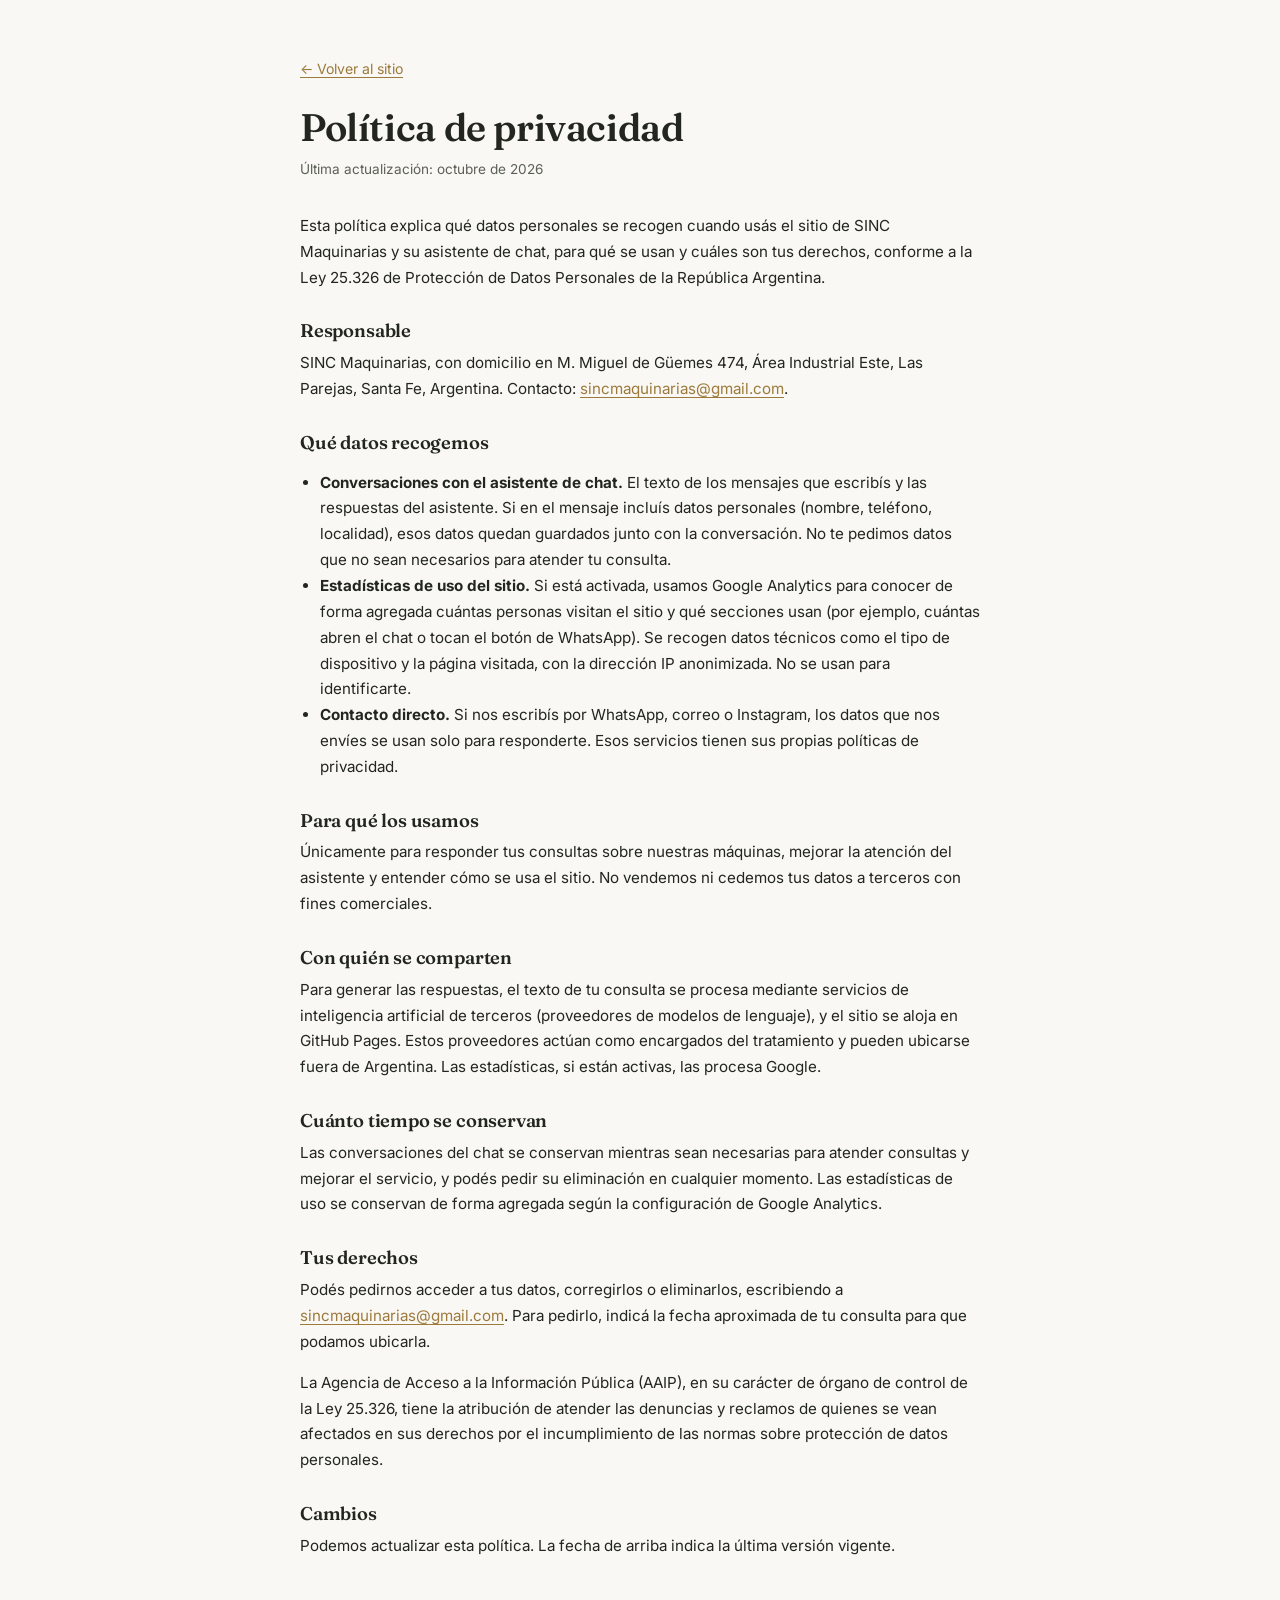
<file: privacidad.html>
<!doctype html>
<html lang="es-AR">
<head>
<meta charset="UTF-8">
<meta name="viewport" content="width=device-width, initial-scale=1">
<title>Política de privacidad | SINC Maquinarias</title>
<meta name="description" content="Política de privacidad de SINC Maquinarias: qué datos se recogen en el sitio y en el asistente de chat, para qué se usan y cómo ejercer tus derechos.">
<link rel="icon" type="image/png" sizes="32x32" href="assets/img/favicon-32.png">
<link rel="canonical" href="https://santigiaveno26.github.io/sinc-maquinarias-web/privacidad.html">
<link rel="preconnect" href="https://fonts.googleapis.com">
<link rel="preconnect" href="https://fonts.gstatic.com" crossorigin>
<link href="https://fonts.googleapis.com/css2?family=Fraunces:opsz,wght@9..144,600;9..144,700&family=Inter:wght@400;500;600;700&display=swap" rel="stylesheet">
<link rel="stylesheet" href="assets/css/styles.css?v=33">
<style>
.legal{max-width:720px;margin:0 auto;padding:56px 20px 72px}
.legal h1{font-size:clamp(1.8rem,4vw,2.4rem);margin-bottom:8px}
.legal .updated{font-family:"Inter",sans-serif;font-size:.85rem;color:var(--text-soft);margin-bottom:32px}
.legal h2{font-size:1.15rem;margin:30px 0 8px}
.legal p,.legal li{font-family:"Inter",sans-serif;font-size:.95rem;line-height:1.7;color:var(--text)}
.legal ul{padding-left:20px}
.legal a{color:var(--gold);text-underline-offset:3px}
.legal .back{display:inline-block;margin-bottom:24px;font-family:"Inter",sans-serif;font-size:.88rem}
</style>
</head>
<body>
<main class="legal">
  <a class="back" href="./">← Volver al sitio</a>
  <h1>Política de privacidad</h1>
  <p class="updated">Última actualización: octubre de 2026</p>

  <p>Esta política explica qué datos personales se recogen cuando usás el sitio de SINC Maquinarias y su asistente de chat, para qué se usan y cuáles son tus derechos, conforme a la Ley 25.326 de Protección de Datos Personales de la República Argentina.</p>

  <h2>Responsable</h2>
  <p>SINC Maquinarias, con domicilio en M. Miguel de Güemes 474, Área Industrial Este, Las Parejas, Santa Fe, Argentina. Contacto: <a href="mailto:sincmaquinarias@gmail.com">sincmaquinarias@gmail.com</a>.</p>

  <h2>Qué datos recogemos</h2>
  <ul>
    <li><strong>Conversaciones con el asistente de chat.</strong> El texto de los mensajes que escribís y las respuestas del asistente. Si en el mensaje incluís datos personales (nombre, teléfono, localidad), esos datos quedan guardados junto con la conversación. No te pedimos datos que no sean necesarios para atender tu consulta.</li>
    <li><strong>Estadísticas de uso del sitio.</strong> Si está activada, usamos Google Analytics para conocer de forma agregada cuántas personas visitan el sitio y qué secciones usan (por ejemplo, cuántas abren el chat o tocan el botón de WhatsApp). Se recogen datos técnicos como el tipo de dispositivo y la página visitada, con la dirección IP anonimizada. No se usan para identificarte.</li>
    <li><strong>Contacto directo.</strong> Si nos escribís por WhatsApp, correo o Instagram, los datos que nos envíes se usan solo para responderte. Esos servicios tienen sus propias políticas de privacidad.</li>
  </ul>

  <h2>Para qué los usamos</h2>
  <p>Únicamente para responder tus consultas sobre nuestras máquinas, mejorar la atención del asistente y entender cómo se usa el sitio. No vendemos ni cedemos tus datos a terceros con fines comerciales.</p>

  <h2>Con quién se comparten</h2>
  <p>Para generar las respuestas, el texto de tu consulta se procesa mediante servicios de inteligencia artificial de terceros (proveedores de modelos de lenguaje), y el sitio se aloja en GitHub Pages. Estos proveedores actúan como encargados del tratamiento y pueden ubicarse fuera de Argentina. Las estadísticas, si están activas, las procesa Google.</p>

  <h2>Cuánto tiempo se conservan</h2>
  <p>Las conversaciones del chat se conservan mientras sean necesarias para atender consultas y mejorar el servicio, y podés pedir su eliminación en cualquier momento. Las estadísticas de uso se conservan de forma agregada según la configuración de Google Analytics.</p>

  <h2>Tus derechos</h2>
  <p>Podés pedirnos acceder a tus datos, corregirlos o eliminarlos, escribiendo a <a href="mailto:sincmaquinarias@gmail.com">sincmaquinarias@gmail.com</a>. Para pedirlo, indicá la fecha aproximada de tu consulta para que podamos ubicarla.</p>
  <p>La Agencia de Acceso a la Información Pública (AAIP), en su carácter de órgano de control de la Ley 25.326, tiene la atribución de atender las denuncias y reclamos de quienes se vean afectados en sus derechos por el incumplimiento de las normas sobre protección de datos personales.</p>

  <h2>Cambios</h2>
  <p>Podemos actualizar esta política. La fecha de arriba indica la última versión vigente.</p>
</main>
</body>
</html>
</file>
<file: assets/css/styles.css>
:root{
  /* Paleta premium: tonos neutros cálidos + acento bronce, verde muy contenido */
  --ink:#151c17;
  --ink-2:#1e2721;
  --paper:#faf8f4;
  --paper-2:#f2efe6;
  --line:#e2ddd0;
  --line-strong:#cfc8b6;
  --text:#22261f;
  --text-soft:#5c6157;
  --text-faint:#8b8f83;
  --gold:#9c7a3c;
  --gold-soft:#c9ab6e;
  --gold-text:#7d5f27; /* dorado para texto sobre fondo claro (contraste AA) */
  --forest:#2f4a34;
  --whatsapp:#25D366;
  --whatsapp-dark:#1ebe5b;
  --sombra:0 18px 48px rgba(21,28,23,.14);
  --sombra-sm:0 6px 18px rgba(21,28,23,.10);
  --radio:6px;
  --maxw:1180px;
}

*,*::before,*::after{box-sizing:border-box}
html{scroll-behavior:smooth}
body{
  margin:0;
  font-family:"Inter","Segoe UI",Roboto,Helvetica,Arial,sans-serif;
  color:var(--text);
  background:var(--paper);
  line-height:1.6;
  -webkit-font-smoothing:antialiased;
}
img{max-width:100%;display:block}
a{color:inherit}

/* Foco visible consistente (accesibilidad + teclado) en vez del azul por defecto */
:focus-visible{outline:2px solid var(--gold);outline-offset:3px;border-radius:2px}
.chat-toggle:focus-visible,.back-to-top:focus-visible{outline-offset:4px}

/* Anclas: que el header sticky no tape el titulo al navegar */
section,main{scroll-margin-top:64px}

@media(prefers-reduced-motion: reduce){
  html{scroll-behavior:auto}
  *,*::before,*::after{animation-duration:.001ms!important;animation-iteration-count:1!important;transition-duration:.001ms!important;scroll-behavior:auto!important}
}

/* Reveal on scroll */
.reveal{opacity:0;transform:translateY(14px);transition:opacity .5s ease,transform .5s ease}
.reveal.is-visible{opacity:1;transform:translateY(0)}
h1,h2,h3,h4{font-family:"Fraunces","Georgia",serif;font-weight:600;line-height:1.18;margin:0 0 .5em;letter-spacing:-.01em}
p{margin:0 0 1em}
.container{max-width:var(--maxw);margin:0 auto;padding:0 20px}
section{padding:52px 0}
@media(min-width:900px){section{padding:88px 0}}

.eyebrow{
  display:flex;align-items:center;gap:10px;
  font-family:"Inter",sans-serif;font-size:.72rem;font-weight:600;letter-spacing:.16em;text-transform:uppercase;
  color:var(--gold-text);margin-bottom:16px;
}
.eyebrow::before{content:"";width:28px;height:1px;background:var(--gold-soft)}
.eyebrow.azul{color:var(--forest)}
.eyebrow.azul::before{background:var(--forest)}
.section-head.center .eyebrow{justify-content:center}
.section-head.center .eyebrow::before{display:none}

.section-head{max-width:660px;margin:0 0 30px}
.section-head.center{margin:0 auto 40px;text-align:center}
.section-head h2{font-size:clamp(1.5rem,3.2vw,2.05rem);color:var(--ink)}
.section-head p{color:var(--text-soft);font-size:1rem}

/* Botones */
.btn{
  display:inline-flex;align-items:center;justify-content:center;gap:9px;
  padding:13px 26px;border-radius:3px;font-weight:600;font-size:.92rem;
  font-family:"Inter",sans-serif;letter-spacing:.01em;
  text-decoration:none;border:1px solid transparent;cursor:pointer;
  transition:transform .18s ease,box-shadow .18s ease,background-color .18s ease,border-color .18s ease;
  white-space:nowrap;
  will-change:transform;
}
.btn:hover{transform:translateY(-2px)}
.btn:active{transform:translateY(0);transition-duration:.05s}
.btn-dark{background:var(--ink);color:#fff;border-color:var(--ink)}
.btn-dark:hover{background:var(--ink-2);box-shadow:0 10px 22px rgba(21,28,23,.28)}
.btn-wpp{background:var(--whatsapp-dark);color:#fff;border-color:var(--whatsapp-dark)}
.btn-wpp:hover{background:var(--whatsapp);border-color:var(--whatsapp)}
.btn-outline{border-color:rgba(255,255,255,.4);color:#fff;background:transparent}
.btn-outline:hover{background:rgba(255,255,255,.1);border-color:#fff}
.btn-outline-dark{border-color:var(--line-strong);color:var(--text);background:transparent}
.btn-outline-dark:hover{border-color:var(--ink);background:var(--paper-2)}
.btn-sm{padding:9px 18px;font-size:.83rem;min-height:44px}
.btn-sm:hover{transform:translateY(-1px)}

.link-arrow{
  display:inline-flex;align-items:center;gap:7px;font-weight:600;font-size:.9rem;
  font-family:"Inter",sans-serif;background:none;border:0;border-bottom:1px solid var(--line-strong);
  padding:0 0 2px;cursor:pointer;min-height:44px;
  color:var(--ink);text-decoration:none;
  transition:border-color .18s ease,gap .18s ease,color .18s ease;
}
.link-arrow:hover{border-color:var(--gold);color:var(--gold-text);gap:11px}
.link-arrow.azul:hover{border-color:var(--forest);color:var(--forest)}

/* Header */
.site-header{
  position:sticky;top:0;z-index:100;
  background:rgba(250,248,244,.94);backdrop-filter:blur(8px);
  border-bottom:1px solid var(--line);
  transition:box-shadow .25s ease;
}
.site-header.is-scrolled{box-shadow:0 4px 18px rgba(21,28,23,.08)}
.nav{display:flex;align-items:center;justify-content:space-between;padding:14px 20px}
.brand{display:flex;align-items:center;gap:10px;min-height:44px;text-decoration:none;transition:opacity .15s ease}
.brand:hover{opacity:.75}
.brand img{height:40px;width:auto}
.brand span{font-family:"Fraunces",serif;font-weight:600;font-size:1.05rem;color:var(--ink);letter-spacing:.01em;white-space:nowrap}
.brand span em{font-style:normal;font-weight:500;color:var(--text-soft)}
@media(max-width:420px){
  .brand img{height:36px}
  .brand span{font-size:.95rem}
  .nav-cta .btn-label{display:none}
  .nav-cta .btn-sm{padding:9px 12px;min-width:44px}
}
@media(max-width:340px){.brand span{display:none}}
.nav-links{display:flex;align-items:center;gap:30px;list-style:none;margin:0;padding:0}
.nav-links a{
  text-decoration:none;color:var(--text);font-weight:500;font-size:.88rem;letter-spacing:.01em;
  position:relative;padding:4px 0;transition:color .15s ease;
}
.nav-links a::after{
  content:"";position:absolute;left:0;right:100%;bottom:-2px;height:2px;background:var(--gold);
  transition:right .2s ease;
}
.nav-links a:hover{color:var(--gold-text)}
.nav-links a:hover::after,.nav-links a.active::after{right:0}
.nav-links a.active{color:var(--ink);font-weight:700}
.nav-cta{display:flex;align-items:center;gap:12px}
.nav-toggle{display:none;background:none;border:0;font-size:1.5rem;cursor:pointer;color:var(--ink);padding:4px 8px;min-width:44px;min-height:44px;transition:transform .15s ease}
.nav-toggle:hover{transform:scale(1.1)}

@media(max-width:880px){
  .nav-links{
    position:fixed;top:60px;left:0;right:0;background:var(--paper);border-bottom:1px solid var(--line);
    flex-direction:column;align-items:flex-start;gap:0;padding:6px 20px 16px;
    transform:translateY(-8px);opacity:0;pointer-events:none;transition:.2s ease;
    max-height:calc(100vh - 60px);overflow-y:auto;
  }
  .nav-links.open{transform:translateY(0);opacity:1;pointer-events:auto}
  .nav-links li{width:100%;border-bottom:1px solid var(--line)}
  .nav-links a{display:block;padding:14px 0}
  .nav-toggle{display:block}
}

/* Hero — sin imagenes, composicion tipografica centrada */
.hero{position:relative;overflow:hidden;background:var(--ink);color:#fff;padding:0}
.hero-plain-inner{
  max-width:900px;margin:0 auto;text-align:center;
  padding:56px 20px 44px;display:flex;flex-direction:column;align-items:center;
}
@media(min-width:900px){.hero-plain-inner{padding:104px 20px 68px}}

.hero .eyebrow{color:var(--gold-soft);justify-content:center}
.hero .eyebrow::before{display:none}

.hero h1{font-size:clamp(2rem,5vw,3.4rem);color:#fdfcf9;font-weight:600;text-wrap:balance}
.hero h1 .accent{color:var(--gold-soft);font-style:italic}
.hero h1 span{display:block;text-wrap:balance}
.hero h1 br{display:none}
.hero p.lead{font-family:"Inter",sans-serif;font-size:1.05rem;color:#c4cbc2;max-width:520px;line-height:1.7;margin-left:auto;margin-right:auto}
.hero-cta{display:flex;gap:14px;flex-wrap:wrap;margin-top:24px;align-items:center;justify-content:center}

.trust-list{
  display:flex;gap:0;flex-wrap:wrap;justify-content:center;margin-top:32px;border-top:1px solid rgba(255,255,255,.14);padding-top:20px;
}
.trust-item{
  font-family:"Inter",sans-serif;font-size:.78rem;color:#a9b0a4;letter-spacing:.02em;
  padding:0 20px 0 0;margin-right:20px;border-right:1px solid rgba(255,255,255,.14);
}
.trust-item:last-child{border-right:0}
@media(max-width:520px){
  .trust-list{flex-direction:column;gap:10px}
  .trust-item{border-right:0;margin-right:0;padding-right:0}
}


/* ===== Productos: tabs ===== */
.bg-soft{background:var(--paper-2)}
.tabs-nav{display:flex;gap:0;justify-content:center;border-bottom:1px solid var(--line);margin-bottom:44px}
.tab-btn{
  display:flex;align-items:center;gap:9px;padding:14px 26px;
  border:0;border-bottom:2px solid transparent;background:transparent;cursor:pointer;
  font-family:"Inter",sans-serif;font-weight:600;font-size:.92rem;color:var(--text-soft);
  margin-bottom:-1px;transition:color .15s ease,border-color .15s ease;
}
.tab-btn:hover{color:var(--ink)}
.tab-btn img{height:20px;width:20px;object-fit:contain;opacity:.75;filter:grayscale(1);transition:opacity .15s ease,filter .15s ease}
.tab-btn:hover img{opacity:1}
.tab-btn[aria-selected="true"]{color:var(--ink);border-color:var(--gold)}
.tab-btn[aria-selected="true"] img{opacity:1;filter:none}
.tab-btn.bio[aria-selected="true"]{color:var(--ink);border-color:var(--forest)}

.tab-panel[hidden]{display:none}

.prod-hero{display:grid;grid-template-columns:1fr 1fr;gap:44px;align-items:center;margin-bottom:44px}
@media(max-width:860px){.prod-hero{grid-template-columns:1fr;gap:24px}}
.prod-hero-media{
  border:1px solid var(--line);background:#fff;padding:10px;overflow:hidden;
  aspect-ratio:4/5;max-height:520px;
}
.prod-hero-media img{width:100%;height:100%;object-fit:cover;transition:transform .5s ease}
.prod-hero-media:hover img{transform:scale(1.04)}
@media(max-width:860px){.prod-hero-media{aspect-ratio:1/1;max-height:none}}
.prod-hero-copy .tagline{font-family:"Inter",sans-serif;font-size:1rem;color:var(--text-soft);line-height:1.7}
.prod-hero-copy .actions{margin-top:22px;display:flex;flex-wrap:wrap;align-items:center;gap:14px 22px}

/* Antes (trabajo manual) / Ahora (la maquina), puente hacia los 3 pasos */
.antes-ahora{
  margin:0 0 18px;padding:12px 16px;border-radius:10px;background:var(--paper-2);
  display:flex;flex-wrap:wrap;align-items:center;gap:8px 10px;
  font-family:"Inter",sans-serif;font-size:.84rem;line-height:1.5;
}
.antes-ahora .antes{color:var(--text-soft)}
.antes-ahora .flecha{color:var(--line-strong);font-weight:700}
.antes-ahora .ahora{color:var(--gold-text);font-weight:600}
.tab-panel.bio .antes-ahora .ahora{color:var(--forest)}

/* pasos = funciones principales, cada uno con su video */
.steps-row{display:grid;grid-template-columns:repeat(3,1fr);gap:16px;margin:30px 0}
@media(max-width:700px){
  .steps-row{
    display:flex;gap:12px;overflow-x:auto;scroll-snap-type:x mandatory;
    margin:26px -20px;padding:2px 20px 14px;scroll-padding:0 20px;scrollbar-width:none;
  }
  .steps-row::-webkit-scrollbar{display:none}
  .step-chip{flex:0 0 76%;scroll-snap-align:start}
}
.step-chip{
  background:#fff;border:1px solid var(--line);border-radius:16px;overflow:hidden;
  display:flex;flex-direction:column;transition:box-shadow .2s ease,transform .2s ease;
}
.step-chip:hover{box-shadow:0 14px 28px rgba(21,28,23,.1);transform:translateY(-2px)}
.step-media{aspect-ratio:4/5;background:var(--ink);overflow:hidden;position:relative;cursor:pointer}
.step-media video{width:100%;height:100%;object-fit:cover;display:block;pointer-events:none}
.step-play-icon{
  position:absolute;inset:0;display:flex;align-items:center;justify-content:center;
  opacity:1;transition:opacity .2s ease;
}
.step-play-icon svg{
  width:22px;height:22px;color:#fff;padding:14px;border-radius:50%;
  background:rgba(21,28,23,.45);backdrop-filter:blur(2px);
}
.step-media.is-playing .step-play-icon{opacity:0}
.step-body{padding:16px 18px 20px;display:flex;gap:12px;align-items:flex-start}
.step-chip .num{
  flex:none;width:26px;height:26px;border-radius:50%;border:1px solid var(--gold);color:var(--gold-text);
  display:flex;align-items:center;justify-content:center;font-weight:700;font-size:.76rem;font-family:"Inter",sans-serif;
}
.tab-panel.bio .step-chip .num{border-color:var(--forest);color:var(--forest)}
.step-chip h3{margin:0 0 4px;font-size:.94rem;font-family:"Inter",sans-serif;font-weight:700;color:var(--ink)}
.step-chip p{margin:0;color:var(--text-soft);font-size:.84rem;line-height:1.5}

/* beneficios */
.benef-list{
  list-style:none;margin:22px 0;padding:0;border:1px solid var(--line);
  display:grid;grid-template-columns:1fr 1fr;gap:1px;background:var(--line);
}
@media(max-width:640px){.benef-list{grid-template-columns:1fr}}
.benef-list li{
  background:#fff;padding:14px 18px;display:flex;align-items:center;gap:11px;
  font-family:"Inter",sans-serif;font-size:.9rem;color:var(--text);
  transition:background-color .15s ease,padding-left .15s ease;
}
.benef-list li:hover{background:var(--paper-2);padding-left:22px}
.benef-list li::before{
  content:"";flex:none;width:7px;height:7px;border-radius:50%;background:var(--gold);
}
.benef-list.bio li::before{background:var(--forest)}

/* ficha tecnica colapsable */
details.specs-details{margin:26px 0;border:1px solid var(--line)}
details.specs-details summary{
  list-style:none;cursor:pointer;padding:16px 20px;display:flex;align-items:center;
  justify-content:space-between;font-weight:600;font-size:.88rem;background:#fff;
  font-family:"Inter",sans-serif;color:var(--ink);transition:background-color .15s ease;
}
details.specs-details summary:hover{background:var(--paper-2)}
details.specs-details summary::-webkit-details-marker{display:none}
details.specs-details summary::after{
  content:"Ver";font-size:.76rem;color:var(--gold-text);font-weight:700;letter-spacing:.05em;text-transform:uppercase;
  transition:transform .2s ease;
}
details.specs-details[open] summary::after{content:"Ocultar"}
.specs{display:grid;grid-template-columns:1fr 1fr;gap:1px;background:var(--line);border-top:1px solid var(--line)}
@media(max-width:520px){.specs{grid-template-columns:1fr}}
.specs div{display:flex;justify-content:space-between;gap:10px;font-size:.82rem;padding:11px 20px;background:#fff;font-family:"Inter",sans-serif}
.specs div b{color:var(--text);font-weight:600}
.specs div span{color:var(--text-soft);text-align:right}

.aplicaciones-line{font-family:"Inter",sans-serif;font-size:.88rem;color:var(--text-soft);margin-top:22px}
.aplicaciones-line b{color:var(--text)}

/* video gallery compacta */
.video-strip{display:flex;gap:12px;overflow-x:auto;padding:4px 2px 10px;scroll-snap-type:x mandatory}
.video-strip::-webkit-scrollbar{height:6px}
.video-strip::-webkit-scrollbar-thumb{background:var(--line-strong);border-radius:3px}
.video-card{
  flex:none;width:148px;scroll-snap-align:start;background:var(--ink);overflow:hidden;box-shadow:var(--sombra-sm);
  transition:transform .2s ease,box-shadow .2s ease;
}
.video-card:hover{transform:translateY(-4px);box-shadow:0 14px 26px rgba(21,28,23,.24)}
.video-card video{width:100%;display:block;aspect-ratio:9/16;object-fit:cover;background:#000}
.video-card figcaption{font-family:"Inter",sans-serif;color:#c4cbc2;font-size:.7rem;padding:8px 10px;background:var(--ink);line-height:1.3}

.placeholder-media{
  border:1px dashed var(--line-strong);
  display:flex;flex-direction:column;align-items:center;justify-content:center;gap:6px;
  padding:30px 18px;text-align:center;color:var(--text-soft);background:var(--paper-2);
}
.placeholder-media strong{color:var(--text);font-size:.88rem;font-family:"Inter",sans-serif}
.placeholder-media p{margin:0;font-size:.8rem;font-family:"Inter",sans-serif}

/* Casos de aplicacion — carrusel */
.casos-carousel-wrap{position:relative}
.casos-carousel{
  display:flex;gap:1px;overflow-x:auto;padding:2px 2px 16px;scroll-snap-type:x mandatory;background:var(--line);
  scroll-behavior:smooth;
}
.casos-carousel::-webkit-scrollbar{height:6px}
.casos-carousel::-webkit-scrollbar-thumb{background:var(--line-strong);border-radius:3px}
.caso-card{
  flex:none;width:250px;scroll-snap-align:start;background:#fff;
  padding:22px;display:flex;flex-direction:column;gap:10px;
  transition:transform .2s ease,box-shadow .2s ease;
}
.caso-card:hover{transform:translateY(-4px);box-shadow:0 16px 30px rgba(21,28,23,.12);z-index:1}
.caso-card .sector{font-family:"Inter",sans-serif;font-size:.7rem;text-transform:uppercase;letter-spacing:.08em;font-weight:700;color:var(--text-soft)}
.caso-card.real .sector{color:var(--gold-text)}
.caso-card h3{margin:0;font-size:1rem;font-family:"Fraunces",serif;color:var(--ink)}
.caso-card p{margin:0;font-family:"Inter",sans-serif;font-size:.84rem;color:var(--text-soft)}
.caso-card .resultado{
  margin-top:auto;padding-top:12px;border-top:1px solid var(--line);
  font-family:"Inter",sans-serif;font-size:.8rem;font-weight:700;color:var(--ink);
}
.caso-card.real{box-shadow:inset 3px 0 0 var(--gold)}
.caso-card.real:hover{box-shadow:inset 3px 0 0 var(--gold),0 16px 30px rgba(21,28,23,.12)}

.carousel-arrow{
  display:flex;align-items:center;justify-content:center;
  position:absolute;top:50%;transform:translateY(-50%);width:40px;height:40px;border-radius:50%;
  background:#fff;border:1px solid var(--line-strong);box-shadow:var(--sombra-sm);
  cursor:pointer;color:var(--ink);transition:transform .15s ease,background-color .15s ease,opacity .15s ease;
  z-index:2;
}
.carousel-arrow:hover{background:var(--ink);color:#fff;transform:translateY(-50%) scale(1.08)}
.carousel-arrow.prev{left:-14px}
.carousel-arrow.next{right:-14px}
.carousel-arrow[disabled]{opacity:0;pointer-events:none}
.carousel-arrow svg{width:18px;height:18px}
@media(max-width:760px){.carousel-arrow{display:none}}
.nota-disclaimer{
  margin-top:18px;font-family:"Inter",sans-serif;font-size:.78rem;color:var(--text-soft);
  border-top:1px solid var(--line);padding-top:14px;
}

/* Quienes somos — compacto al final */
.about-compact{display:grid;grid-template-columns:1.1fr .9fr;gap:48px;align-items:center}
@media(max-width:860px){.about-compact{grid-template-columns:1fr;gap:28px}}
.about-compact p{font-family:"Inter",sans-serif;color:var(--text-soft)}
.about-compact p b{color:var(--text)}
.valores-inline{display:flex;flex-wrap:wrap;gap:0;margin-top:20px;border-top:1px solid var(--line)}
.valor-chip{
  font-family:"Inter",sans-serif;font-size:.82rem;font-weight:500;color:var(--text);
  padding:12px 18px 12px 0;margin-right:18px;transition:color .15s ease;
}
.valor-chip:hover{color:var(--gold-text)}
.quote-block{background:var(--ink);color:#fff;padding:32px}
.quote-block p{font-family:"Fraunces",serif;font-size:1.15rem;font-style:italic;color:#f1efe8;margin-bottom:14px;font-weight:500}
.quote-block footer{font-family:"Inter",sans-serif;font-size:.78rem;color:#9aa295;font-style:normal}

/* Footer */
.site-footer{background:var(--ink);color:#b7bcb0;padding:40px 0 88px;font-family:"Inter",sans-serif;font-size:.85rem}
.footer-grid{display:flex;justify-content:space-between;align-items:flex-start;gap:28px 48px;flex-wrap:wrap}
.footer-about{max-width:340px}
.footer-about p{margin:0;color:#8b9184;font-size:.85rem;line-height:1.55}
.footer-brand{display:flex;align-items:center;gap:10px;margin-bottom:12px}
.footer-brand img{height:26px;width:auto;filter:brightness(0) invert(1);opacity:.9}
.footer-brand span{color:#fff;font-weight:600;font-size:.95rem}
.footer-contact{list-style:none;margin:0;padding:0;display:grid;gap:0}
.footer-contact a{display:block;padding:13px 0;color:#b7bcb0;text-decoration:none;font-size:.85rem;transition:color .15s ease}
.footer-contact a:hover,.footer-bottom a:hover{color:#fff;text-decoration:underline;text-underline-offset:3px}
.footer-bottom a{display:inline-block;padding:12px 0;color:inherit;text-decoration:none;transition:color .15s ease}
.footer-bottom{
  margin-top:28px;padding-top:18px;border-top:1px solid rgba(255,255,255,.1);
  display:flex;justify-content:space-between;gap:16px;flex-wrap:wrap;
  font-size:.78rem;color:#8b9184;
}

/* Widget de chat — botón flotante + panel (unico punto de contacto destacado) */
.chat-toggle{
  position:fixed;right:18px;bottom:18px;z-index:210;
  width:52px;height:52px;border-radius:50%;background:var(--ink);border:0;
  display:flex;align-items:center;justify-content:center;color:var(--gold-soft);
  box-shadow:0 6px 16px rgba(21,28,23,.22);cursor:pointer;
  transition:transform .2s ease,box-shadow .2s ease,background-color .2s ease;
}
.chat-toggle:hover{transform:scale(1.05);box-shadow:0 8px 20px rgba(21,28,23,.28);background:var(--ink-2)}
.chat-toggle:active{transform:scale(1.02)}
.chat-toggle svg{width:24px;height:24px}
.chat-toggle[aria-expanded="true"]{background:var(--ink-2)}

.chat-panel{
  position:fixed;right:18px;bottom:86px;z-index:209;
  width:340px;max-width:calc(100vw - 32px);height:min(470px, calc(100vh - 110px));
  background:#fff;border-radius:10px;box-shadow:0 26px 60px rgba(21,28,23,.32);
  display:flex;flex-direction:column;overflow:hidden;
  border:1px solid var(--line);
}
.chat-panel[hidden]{display:none}
@media(max-width:520px){
  .chat-panel{
    right:12px;left:12px;bottom:12px;width:auto;max-width:none;
    height:min(62vh, 480px);
  }
}
.chat-panel-header{
  flex:none;display:flex;align-items:center;justify-content:space-between;
  padding:14px 16px;background:var(--ink);color:#fff;
  font-family:"Inter",sans-serif;font-weight:700;font-size:.92rem;
}
.chat-panel-close{
  background:none;border:0;color:#c4cbc2;cursor:pointer;padding:4px;display:flex;
  transition:color .15s ease,transform .15s ease;
}
.chat-panel-close:hover{color:#fff;transform:rotate(90deg)}
.chat-panel-close svg{width:18px;height:18px}
.chat-panel-body{flex:1;min-height:0;position:relative;background:var(--paper-2)}
.chat-panel-body iframe{width:100%;height:100%;border:0;display:block}
.chat-placeholder{
  height:100%;display:flex;flex-direction:column;align-items:center;justify-content:center;
  text-align:center;gap:8px;padding:32px 24px;
}
.chat-placeholder .icon{
  width:46px;height:46px;border-radius:50%;background:var(--paper);border:1px solid var(--line-strong);
  display:flex;align-items:center;justify-content:center;color:var(--gold);margin-bottom:6px;
}
.chat-placeholder .icon svg{width:22px;height:22px}
.chat-placeholder strong{font-family:"Inter",sans-serif;font-size:.95rem;color:var(--ink)}
.chat-placeholder p{font-family:"Inter",sans-serif;font-size:.85rem;color:var(--text-soft);margin:0;max-width:280px}

/* Volver arriba */
.back-to-top{
  position:fixed;right:78px;bottom:23px;z-index:199;
  width:44px;height:44px;border-radius:50%;background:#fff;border:1px solid var(--line-strong);
  display:flex;align-items:center;justify-content:center;color:var(--ink);box-shadow:var(--sombra-sm);
  cursor:pointer;opacity:0;pointer-events:none;transform:translateY(8px);
  transition:opacity .2s ease,transform .2s ease,background-color .15s ease,right .2s ease;
}
.back-to-top.is-visible{opacity:1;pointer-events:auto;transform:translateY(0)}
.back-to-top:hover{background:var(--ink);color:#fff}
.back-to-top svg{width:18px;height:18px}

.skip-link{position:absolute;left:-999px;top:0;background:#fff;padding:10px 16px;z-index:999}
.skip-link:focus{left:10px;top:10px}
.chat-placeholder .btn{margin-top:10px}

/* Chat propio (motor del bot, interfaz de la pagina) */
.chat-app{display:flex;flex-direction:column;height:100%;background:#fff}
.chat-log{flex:1;min-height:0;overflow-y:auto;padding:18px 16px 8px;display:flex;flex-direction:column;gap:10px;background:var(--paper)}
.chat-msg{max-width:86%;padding:10px 13px;border-radius:12px;font-family:"Inter",sans-serif;font-size:.9rem;line-height:1.5;word-wrap:break-word}
.chat-msg-bot{align-self:flex-start;background:#fff;border:1px solid var(--line);color:var(--ink);border-bottom-left-radius:4px}
.chat-msg-user{align-self:flex-end;background:var(--ink);color:#fff;border-bottom-right-radius:4px}
.chat-msg-typing{align-self:flex-start;background:#fff;border:1px solid var(--line);display:flex;gap:4px;padding:13px}
.chat-msg-typing span{width:6px;height:6px;border-radius:50%;background:var(--line-strong);animation:chat-dot 1.2s infinite ease-in-out}
.chat-msg-typing span:nth-child(2){animation-delay:.15s}
.chat-msg-typing span:nth-child(3){animation-delay:.3s}
@keyframes chat-dot{0%,60%,100%{opacity:.3}30%{opacity:1}}
@media(prefers-reduced-motion:reduce){.chat-msg-typing span{animation:none}}
.chat-suggest{flex:none;display:flex;flex-wrap:wrap;gap:6px;padding:4px 16px 12px;background:var(--paper)}
.chat-suggest button{font-family:"Inter",sans-serif;font-size:.8rem;color:var(--ink);background:#fff;border:1px solid var(--line-strong);border-radius:999px;padding:6px 12px;cursor:pointer;transition:border-color .15s ease,background-color .15s ease}
.chat-suggest button:hover{border-color:var(--gold);background:var(--paper-2)}
.chat-form{flex:none;display:flex;gap:8px;padding:12px;border-top:1px solid var(--line);background:#fff}
.chat-form input{flex:1;min-width:0;font-family:"Inter",sans-serif;font-size:.92rem;padding:10px 12px;border:1px solid var(--line-strong);border-radius:8px;background:#fff;color:var(--ink)}
.chat-form input:focus{outline:2px solid var(--gold);outline-offset:1px;border-color:transparent}
.chat-form button{flex:none;width:42px;border:0;border-radius:8px;background:var(--ink);color:var(--gold-soft);display:flex;align-items:center;justify-content:center;cursor:pointer;transition:background-color .15s ease}
.chat-form button:hover:not(:disabled){background:var(--ink-2)}
.chat-form button:disabled{opacity:.5;cursor:default}
.chat-form button svg{width:18px;height:18px}

/* Preguntas frecuentes */
.faq{max-width:760px}
.faq-list{display:grid;gap:10px}
.faq-item{background:#fff;border:1px solid var(--line);border-radius:10px}
.faq-item[hidden]{display:none}
.faq-item summary{
  position:relative;cursor:pointer;list-style:none;min-height:44px;
  padding:15px 48px 15px 18px;font-family:"Inter",sans-serif;font-weight:600;font-size:.95rem;color:var(--ink);
}
.faq-item summary::-webkit-details-marker{display:none}
.faq-item summary::after{
  content:"+";position:absolute;right:18px;top:50%;transform:translateY(-50%);
  font-weight:400;font-size:1.35rem;line-height:1;color:var(--text-soft);
}
.faq-item[open] summary::after{content:"\2212"}
.faq-item p{margin:0;padding:0 18px 18px;font-family:"Inter",sans-serif;font-size:.92rem;line-height:1.65;color:var(--text-soft)}

/* Cierre y contacto */
.cta-final{text-align:center}
.cta-final .eyebrow{justify-content:center}
.cta-final .eyebrow::before{display:none}
.cta-final h2{font-size:clamp(1.5rem,3.2vw,2.05rem);color:var(--ink);max-width:620px;margin:0 auto .5em}
.cta-final p{color:var(--text-soft);max-width:520px;margin-left:auto;margin-right:auto}
.cta-final-actions{display:flex;flex-wrap:wrap;justify-content:center;gap:12px;margin-top:1.6em}
.cta-final-alt{margin:18px auto 0;font-family:"Inter",sans-serif;font-size:.88rem}
.cta-final-ig{margin-top:0}
.cta-final-alt a{display:inline-block;padding:12px 4px;color:var(--ink);text-underline-offset:3px}

@media(max-width:420px){
  .tab-btn{flex:1;justify-content:center;padding:14px 8px;gap:6px;font-size:.82rem}
}

/* Hero en celular: la bajada se acorta para que el boton y los datos queden a la vista */
@media(max-width:640px){
  .hero .lead-extra{display:none}
  .hero p.lead{font-size:1rem}
}

/* Volver arriba: en celular sobra (el menu es fijo) */
@media(max-width:520px){.back-to-top{display:none}}

/* Etiqueta del chat: se muestra al entrar y se contrae sola */
.chat-toggle{width:auto;min-width:52px;height:52px;padding:0 13px;border-radius:26px;gap:0;border:1px solid rgba(201,171,110,.5)}
.chat-toggle-label{
  max-width:220px;overflow:hidden;white-space:nowrap;margin-left:10px;opacity:1;
  font-family:"Inter",sans-serif;font-size:.85rem;font-weight:600;color:#fff;
  transition:max-width .4s ease,opacity .3s ease,margin-left .4s ease;
}
.chat-toggle.is-compact .chat-toggle-label{max-width:0;opacity:0;margin-left:0}

/* Seccion "Proximamente" (producto en prototipo) */
.proximamente{
  margin-top:36px;padding:48px 24px;text-align:center;
  background:var(--paper-2);border:1px dashed var(--line-strong);border-radius:16px;
}
.proximamente-badge{
  display:inline-block;margin-bottom:14px;padding:5px 14px;border-radius:999px;
  border:1px solid var(--forest);color:var(--forest);
  font-family:"Inter",sans-serif;font-size:.72rem;font-weight:700;letter-spacing:.14em;text-transform:uppercase;
}
.proximamente h3{font-size:clamp(1.2rem,2.6vw,1.55rem);color:var(--ink);margin:0 auto .5em;max-width:520px}
.proximamente p{margin:0 auto;max-width:460px;font-family:"Inter",sans-serif;font-size:.95rem;color:var(--text-soft)}

/* Galeria "La maquina de cerca": cuadrados chicos; en celular, tira horizontal */
.galeria-eq{margin:30px 0 8px}
.galeria-eq h3{font-family:"Inter",sans-serif;font-size:1.05rem;font-weight:700;color:var(--ink);margin:0 0 12px}
.galeria-grid{display:grid;grid-template-columns:repeat(6,1fr);gap:12px}
.galeria-grid figure{margin:0;border:1px solid var(--line);background:#fff;overflow:hidden}
.galeria-grid img{display:block;width:100%;height:auto;aspect-ratio:1/1;object-fit:cover}
.galeria-grid figcaption{padding:8px 10px;font-size:.78rem;color:var(--text-soft);line-height:1.35}
@media(max-width:860px){
  .galeria-grid{display:flex;gap:10px;overflow-x:auto;scroll-snap-type:x proximity;scroll-padding:0 20px;margin:0 -20px;padding:2px 20px 6px;scrollbar-width:none}
  .galeria-grid::-webkit-scrollbar{display:none}
  .galeria-grid figure{flex:0 0 132px;scroll-snap-align:start}
}

/* Foto de la galeria como boton + visor a pantalla completa */
.galeria-btn{display:block;width:100%;padding:0;margin:0;border:0;background:none;cursor:zoom-in;position:relative;-webkit-tap-highlight-color:transparent}
.galeria-btn::after{content:"";position:absolute;right:8px;bottom:8px;width:28px;height:28px;border-radius:50%;background:rgba(21,28,23,.62) url("data:image/svg+xml,%3Csvg xmlns='http://www.w3.org/2000/svg' viewBox='0 0 24 24' fill='none' stroke='white' stroke-width='2' stroke-linecap='round'%3E%3Ccircle cx='11' cy='11' r='6'/%3E%3Cpath d='M20 20l-4-4M11 8v6M8 11h6'/%3E%3C/svg%3E") center/16px no-repeat}
.galeria-btn:focus-visible{outline:3px solid var(--gold);outline-offset:-3px}
.lb-open{overflow:hidden}
.lb{position:fixed;inset:0;z-index:300;background:rgba(10,14,11,.95);display:flex;align-items:center;justify-content:center;padding:0}
.lb[hidden]{display:none}
.lb-fig{margin:0;max-width:100%;display:flex;flex-direction:column;align-items:center;gap:12px;padding:64px 0 56px}
.lb-fig img{display:block;max-width:100vw;max-height:calc(100vh - 150px);max-height:calc(100dvh - 150px);width:auto;height:auto;object-fit:contain;opacity:0;transition:opacity .2s ease}
.lb-fig img.is-ready{opacity:1}
.lb-fig figcaption{color:#fff;font-family:"Inter",sans-serif;font-size:.95rem;text-align:center;padding:0 64px;line-height:1.4}
.lb-close,.lb-nav{position:absolute;display:flex;align-items:center;justify-content:center;width:48px;height:48px;border:0;border-radius:50%;background:rgba(255,255,255,.14);color:#fff;cursor:pointer;-webkit-tap-highlight-color:transparent}
.lb-close:hover,.lb-nav:hover{background:rgba(255,255,255,.26)}
.lb-close:focus-visible,.lb-nav:focus-visible{outline:3px solid #fff;outline-offset:2px}
.lb-close{top:max(12px,env(safe-area-inset-top));right:12px}
.lb-nav{top:50%;transform:translateY(-50%)}
.lb-nav.prev{left:10px}.lb-nav.next{right:10px}
.lb-close svg,.lb-nav svg{width:24px;height:24px}
.lb-count{position:absolute;left:0;right:0;bottom:max(14px,env(safe-area-inset-bottom));text-align:center;color:#b7bcb0;font-family:"Inter",sans-serif;font-size:.82rem}
@media(max-width:860px){.lb-nav{background:rgba(0,0,0,.4);top:auto;bottom:max(8px,env(safe-area-inset-bottom));transform:none}.lb-nav.prev{left:12px}.lb-nav.next{right:12px}.lb-fig{padding:64px 0 76px}.lb-fig img{max-height:calc(100vh - 170px);max-height:calc(100dvh - 170px)}.lb-fig figcaption{padding:0 20px}}
.chat-legal{flex:none;margin:0;padding:0 12px 10px;font-family:"Inter",sans-serif;font-size:.7rem;color:var(--text-soft);text-align:center;background:#fff}
.chat-legal a{color:inherit;text-underline-offset:2px}

/* Portada: tarjeta con video corto (se reproduce al verse; sin sonido) */
.hero-media{margin:40px auto 0;max-width:820px;border-radius:14px;overflow:hidden;border:1px solid rgba(255,255,255,.12);background:#0e130f;aspect-ratio:4/3;box-shadow:0 18px 40px rgba(0,0,0,.35)}
.hero-media video,.hero-media img{display:block;width:100%;height:100%;object-fit:cover;object-position:center 45%}
@media(min-width:861px){.hero-media{aspect-ratio:16/9}}

/* Portada en celular: la tarjeta de video se reemplaza por un video de fondo
   (la portada mantiene su altura original). En escritorio se ve la tarjeta. */
.hero-bg{display:none}
@media(max-width:860px){
  .hero-media{display:none}
  .hero-bg{display:block;position:absolute;inset:0;width:100%;height:100%;object-fit:cover;object-position:center 55%;opacity:.9;z-index:0}
  .hero::after{content:"";position:absolute;inset:0;z-index:0;pointer-events:none;background:linear-gradient(180deg,rgba(21,28,23,.78) 0%,rgba(21,28,23,.5) 45%,rgba(21,28,23,.9) 100%)}
  .hero-plain-inner{position:relative;z-index:1}
}

/* FAQ: 4 principales y el resto detras de "Ver mas preguntas" */
.faq-more{display:grid;gap:10px}
.faq-more[hidden]{display:none}
.faq-toggle{display:block;margin:18px auto 0;min-height:44px;padding:10px 22px;font-family:"Inter",sans-serif;font-size:.92rem;font-weight:600;color:var(--ink);background:#fff;border:1px solid var(--line-strong);border-radius:999px;cursor:pointer;transition:border-color .18s ease,color .18s ease}
.faq-toggle:hover{border-color:var(--gold);color:var(--gold-text)}
.faq-toggle::after{content:"";display:inline-block;width:7px;height:7px;margin:0 0 3px 10px;border-right:2px solid currentColor;border-bottom:2px solid currentColor;transform:rotate(45deg);transition:transform .2s ease}
.faq-toggle[aria-expanded="true"]::after{transform:rotate(-135deg);margin-bottom:-2px}


/* Todo incluido y seguro */
.incluido{margin:26px 0 8px}
.incluido-grid{list-style:none;margin:0;padding:0;display:grid;grid-template-columns:repeat(2,1fr);gap:10px}
@media(min-width:640px){.incluido-grid{grid-template-columns:repeat(3,1fr)}}
.incluido-grid li{display:flex;align-items:center;gap:10px;padding:8px;border:1px solid var(--line);background:#fff;font-family:"Inter",sans-serif;font-size:.82rem;font-weight:600;line-height:1.3;color:var(--ink)}
.incluido-grid img,.inc-ico{flex:0 0 44px;width:44px;height:44px;object-fit:cover;border-radius:4px}
.inc-ico{display:flex;align-items:center;justify-content:center;background:var(--paper-2);color:var(--forest)}
.inc-ico svg{width:24px;height:24px}

/* Galeria ampliada ("Ver mas fotos") y aviso del Biorecolector */
.galeria-more{margin-top:12px}
.galeria-more[hidden]{display:none}
.galeria-toggle{margin-top:14px}
.proximamente-aviso{margin-top:18px}
</file>
